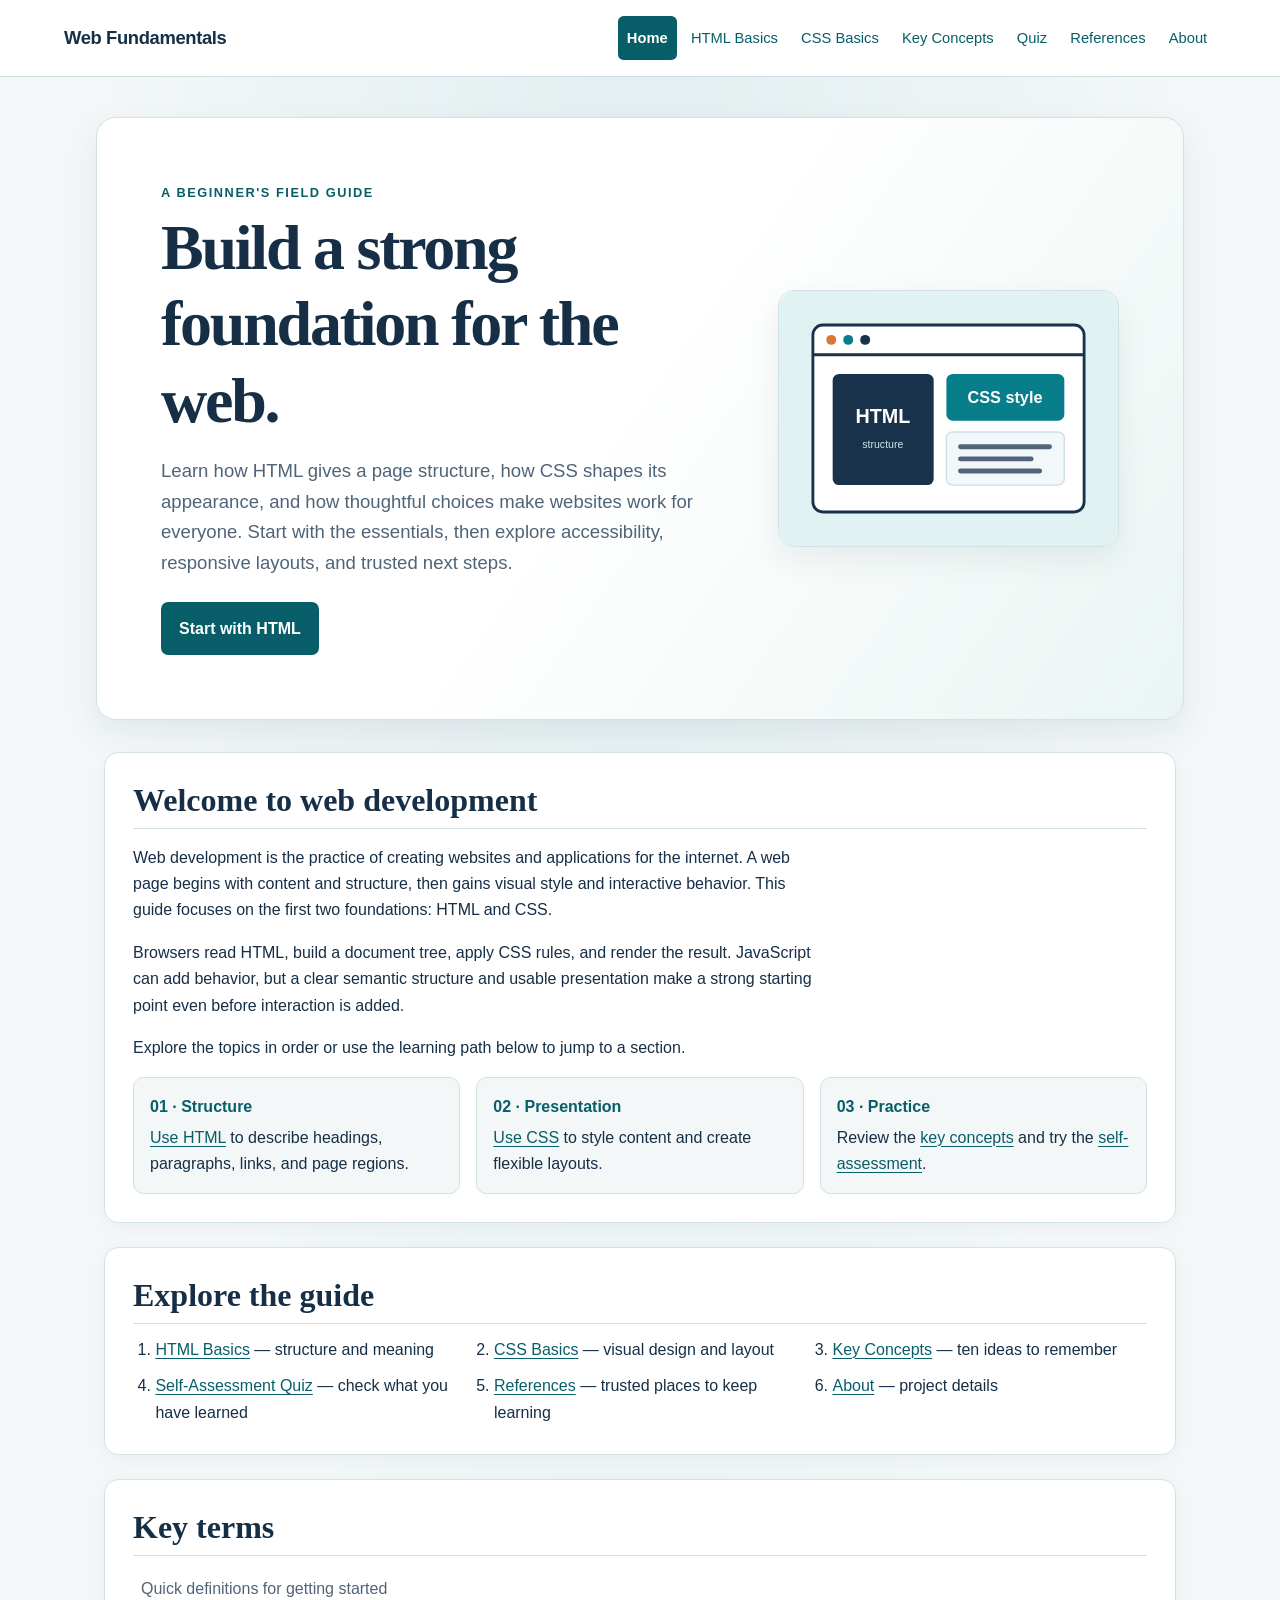
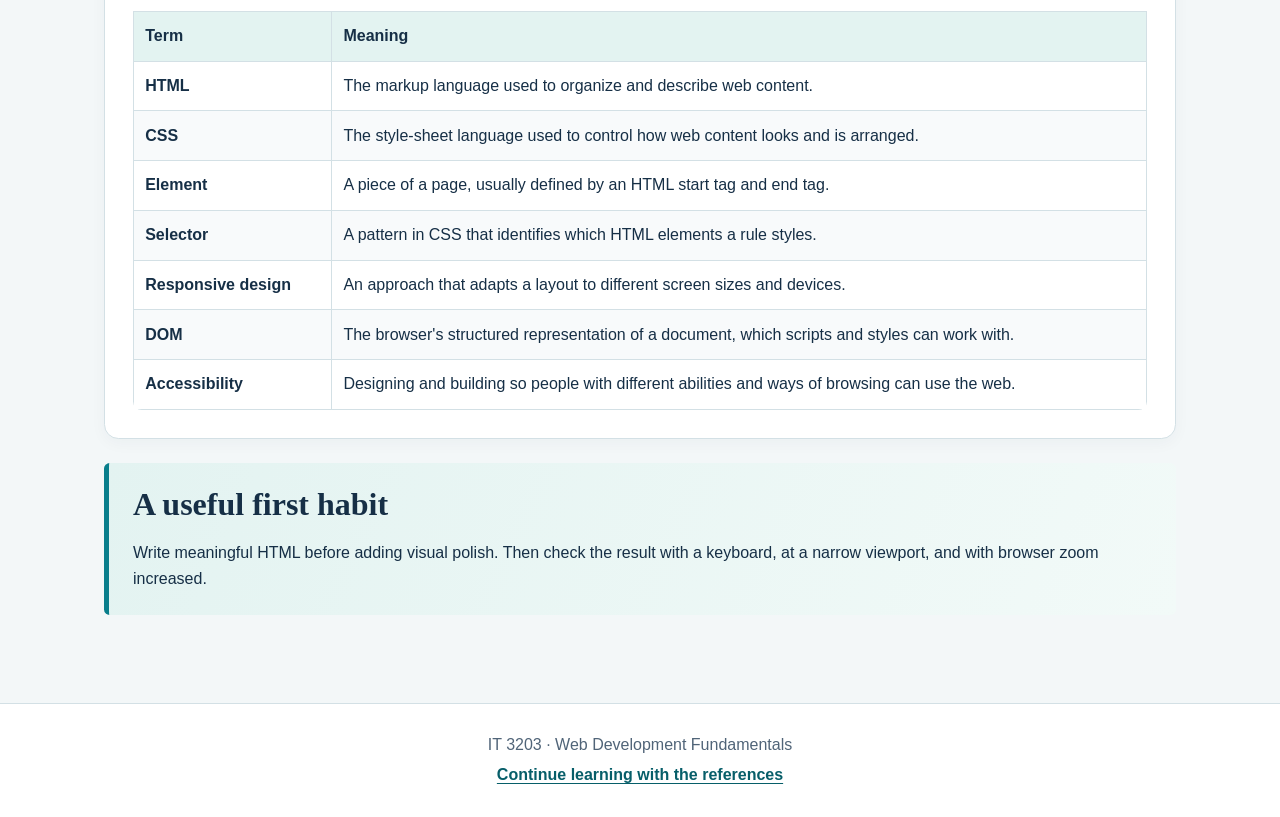
<file: index.html>
<!DOCTYPE html>
<html lang="en">
<head>
  <meta charset="utf-8">
  <meta name="viewport" content="width=device-width, initial-scale=1">
  <meta name="description" content="An approachable introduction to the core technologies and ideas behind the web.">
  <title>Web Development Fundamentals | Home</title>
  <link rel="stylesheet" href="styles.css">
</head>
<body>
  <a class="skip-link" href="#main-content">Skip to main content</a>
  <header class="site-header">
    <div class="header-inner">
      <a class="site-name" href="index.html">Web Fundamentals</a>
      <!-- This shared menu keeps the site navigation consistent on every page. -->
      <nav class="main-nav" aria-label="Main navigation">
        <ul>
          <li><a href="index.html" aria-current="page">Home</a></li>
          <li><a href="html-basics.html">HTML Basics</a></li>
          <li><a href="css-basics.html">CSS Basics</a></li>
          <li><a href="key-concepts.html">Key Concepts</a></li>
          <li><a href="quiz.html">Quiz</a></li>
          <li><a href="references.html">References</a></li>
          <li><a href="about.html">About</a></li>
        </ul>
      </nav>
    </div>
  </header>

  <main id="main-content">
    <section class="hero">
      <div class="hero-copy">
        <p class="eyebrow">A beginner's field guide</p>
        <h1>Build a strong foundation for the web.</h1>
        <p class="lead">Learn how HTML gives a page structure, how CSS shapes its appearance, and how thoughtful choices make websites work for everyone. Start with the essentials, then explore accessibility, responsive layouts, and trusted next steps.</p>
        <a class="button-link" href="html-basics.html">Start with HTML</a>
      </div>
      <img class="hero-image" src="web-blueprint.svg" alt="A browser window diagram labeled HTML, CSS, and content">
    </section>

    <section class="content-section" aria-labelledby="welcome-heading">
      <h2 id="welcome-heading">Welcome to web development</h2>
      <p>Web development is the practice of creating websites and applications for the internet. A web page begins with content and structure, then gains visual style and interactive behavior. This guide focuses on the first two foundations: HTML and CSS.</p>
      <p>Browsers read HTML, build a document tree, apply CSS rules, and render the result. JavaScript can add behavior, but a clear semantic structure and usable presentation make a strong starting point even before interaction is added.</p>
      <p>Explore the topics in order or use the learning path below to jump to a section.</p>
      <ol class="learning-path">
        <li><strong>01 · Structure</strong><p><a href="html-basics.html">Use HTML</a> to describe headings, paragraphs, links, and page regions.</p></li>
        <li><strong>02 · Presentation</strong><p><a href="css-basics.html">Use CSS</a> to style content and create flexible layouts.</p></li>
        <li><strong>03 · Practice</strong><p>Review the <a href="key-concepts.html">key concepts</a> and try the <a href="quiz.html">self-assessment</a>.</p></li>
      </ol>
    </section>

    <section class="content-section" aria-labelledby="contents-heading">
      <h2 id="contents-heading">Explore the guide</h2>
      <ol class="contents-list">
        <li><a href="html-basics.html">HTML Basics</a> — structure and meaning</li>
        <li><a href="css-basics.html">CSS Basics</a> — visual design and layout</li>
        <li><a href="key-concepts.html">Key Concepts</a> — ten ideas to remember</li>
        <li><a href="quiz.html">Self-Assessment Quiz</a> — check what you have learned</li>
        <li><a href="references.html">References</a> — trusted places to keep learning</li>
        <li><a href="about.html">About</a> — project details</li>
      </ol>
    </section>

    <section class="content-section" aria-labelledby="terms-heading">
      <h2 id="terms-heading">Key terms</h2>
      <div class="table-wrap">
        <table>
          <caption>Quick definitions for getting started</caption>
          <thead>
            <tr><th scope="col">Term</th><th scope="col">Meaning</th></tr>
          </thead>
          <tbody>
            <tr><th scope="row">HTML</th><td>The markup language used to organize and describe web content.</td></tr>
            <tr><th scope="row">CSS</th><td>The style-sheet language used to control how web content looks and is arranged.</td></tr>
            <tr><th scope="row">Element</th><td>A piece of a page, usually defined by an HTML start tag and end tag.</td></tr>
            <tr><th scope="row">Selector</th><td>A pattern in CSS that identifies which HTML elements a rule styles.</td></tr>
            <tr><th scope="row">Responsive design</th><td>An approach that adapts a layout to different screen sizes and devices.</td></tr>
            <tr><th scope="row">DOM</th><td>The browser's structured representation of a document, which scripts and styles can work with.</td></tr>
            <tr><th scope="row">Accessibility</th><td>Designing and building so people with different abilities and ways of browsing can use the web.</td></tr>
          </tbody>
        </table>
      </div>
    </section>

    <aside class="callout" aria-labelledby="start-heading">
      <h2 id="start-heading">A useful first habit</h2>
      <p>Write meaningful HTML before adding visual polish. Then check the result with a keyboard, at a narrow viewport, and with browser zoom increased.</p>
    </aside>
  </main>

  <footer class="site-footer">
    <p>IT 3203 · Web Development Fundamentals</p>
    <p><a href="references.html">Continue learning with the references</a></p>
  </footer>
</body>
</html>
</file>
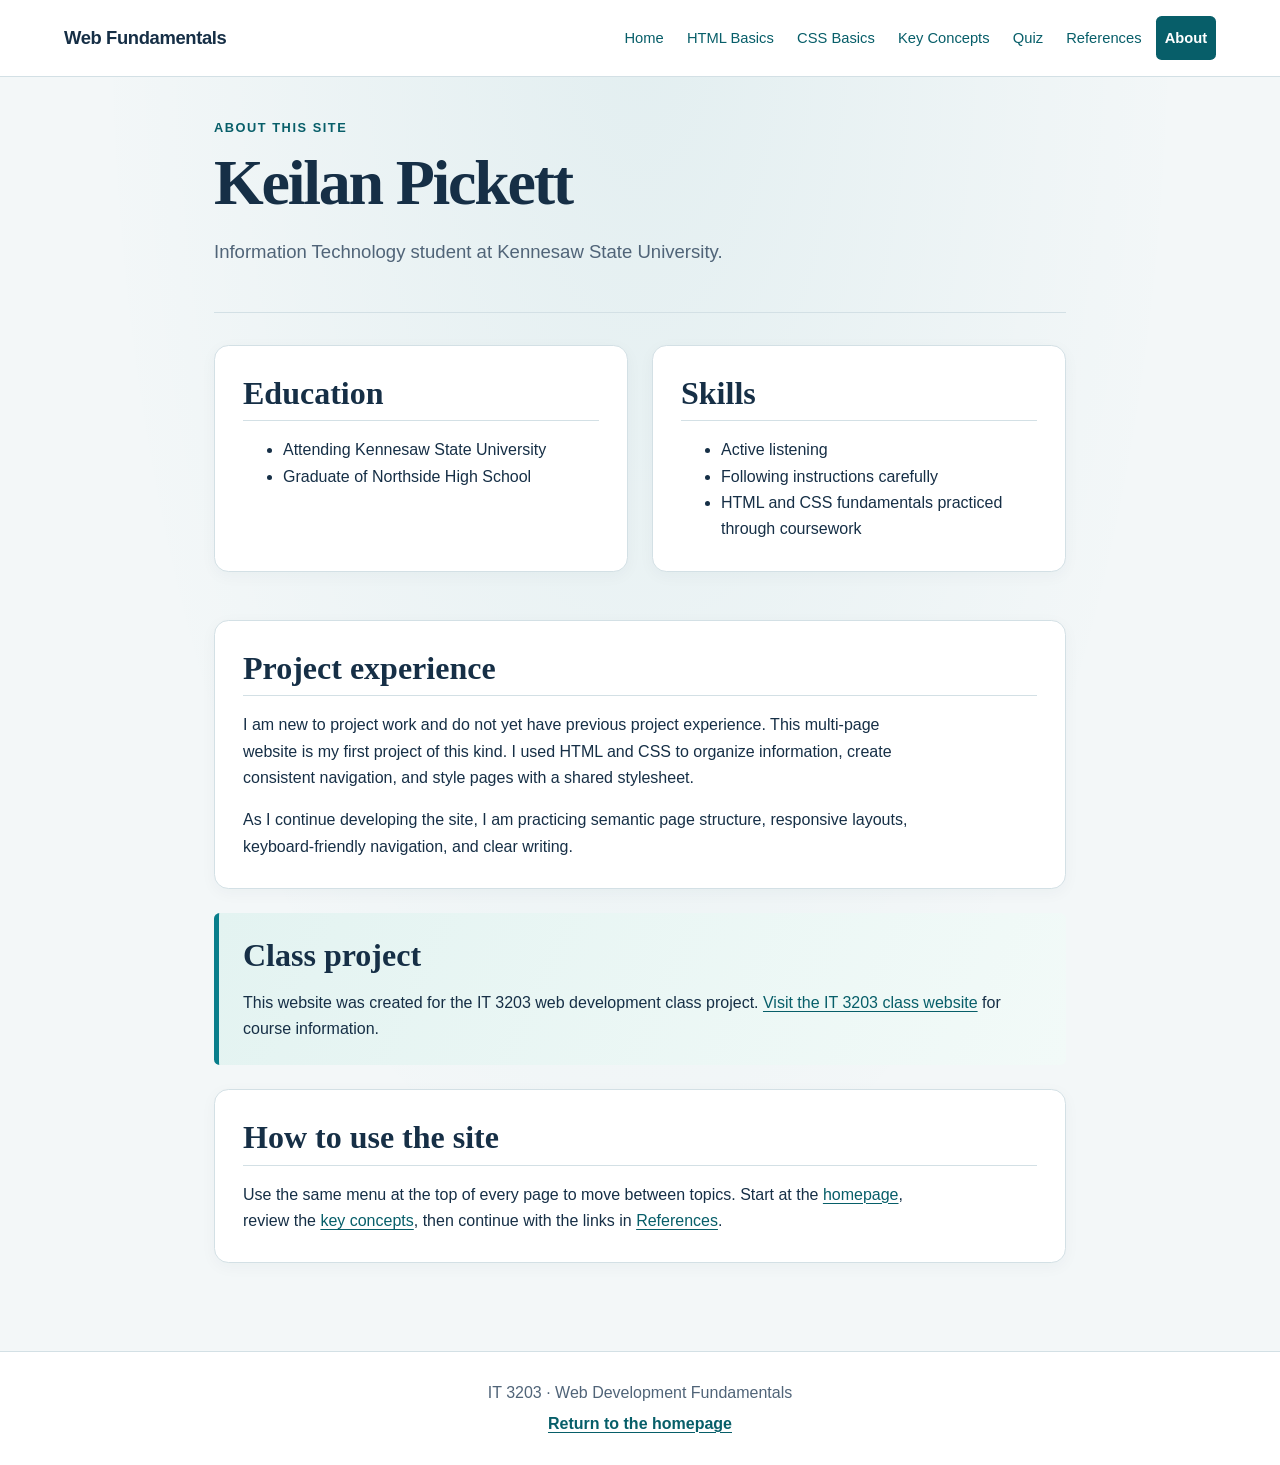
<file: about.html>
<!DOCTYPE html>
<html lang="en">
<head>
  <meta charset="utf-8">
  <meta name="viewport" content="width=device-width, initial-scale=1">
  <meta name="description" content="About this introductory web development class project.">
  <title>About | Web Development Fundamentals</title>
  <link rel="stylesheet" href="styles.css">
</head>
<body>
  <a class="skip-link" href="#main-content">Skip to main content</a>
  <header class="site-header">
    <div class="header-inner">
      <a class="site-name" href="index.html">Web Fundamentals</a>
      <!-- This shared menu keeps the site navigation consistent on every page. -->
      <nav class="main-nav" aria-label="Main navigation">
        <ul>
          <li><a href="index.html">Home</a></li>
          <li><a href="html-basics.html">HTML Basics</a></li>
          <li><a href="css-basics.html">CSS Basics</a></li>
          <li><a href="key-concepts.html">Key Concepts</a></li>
          <li><a href="quiz.html">Quiz</a></li>
          <li><a href="references.html">References</a></li>
          <li><a href="about.html" aria-current="page">About</a></li>
        </ul>
      </nav>
    </div>
  </header>
  <main id="main-content" class="page-layout">
    <header class="page-intro">
      <p class="eyebrow">About this site</p>
      <h1>Keilan Pickett</h1>
      <p class="lead">Information Technology student at Kennesaw State University.</p>
    </header>
    <div class="profile-grid">
      <section class="content-section">
        <h2>Education</h2>
        <ul>
          <li>Attending Kennesaw State University</li>
          <li>Graduate of Northside High School</li>
        </ul>
      </section>
      <section class="content-section">
        <h2>Skills</h2>
        <ul>
          <li>Active listening</li>
          <li>Following instructions carefully</li>
          <li>HTML and CSS fundamentals practiced through coursework</li>
        </ul>
      </section>
    </div>
    <section class="content-section">
      <h2>Project experience</h2>
      <p>I am new to project work and do not yet have previous project experience. This multi-page website is my first project of this kind. I used HTML and CSS to organize information, create consistent navigation, and style pages with a shared stylesheet.</p>
      <p>As I continue developing the site, I am practicing semantic page structure, responsive layouts, keyboard-friendly navigation, and clear writing.</p>
    </section>
    <!-- The course link stays in its own section so it is easy to find. -->
    <section class="callout">
      <h2>Class project</h2>
      <p>This website was created for the IT 3203 web development class project. <a href="https://ksuweb.github.io/IT3203/">Visit the IT 3203 class website</a> for course information.</p>
    </section>
    <section class="content-section">
      <h2>How to use the site</h2>
      <p>Use the same menu at the top of every page to move between topics. Start at the <a href="index.html">homepage</a>, review the <a href="key-concepts.html">key concepts</a>, then continue with the links in <a href="references.html">References</a>.</p>
    </section>
  </main>
  <footer class="site-footer"><p>IT 3203 · Web Development Fundamentals</p><p><a href="index.html">Return to the homepage</a></p></footer>
</body>
</html>
</file>
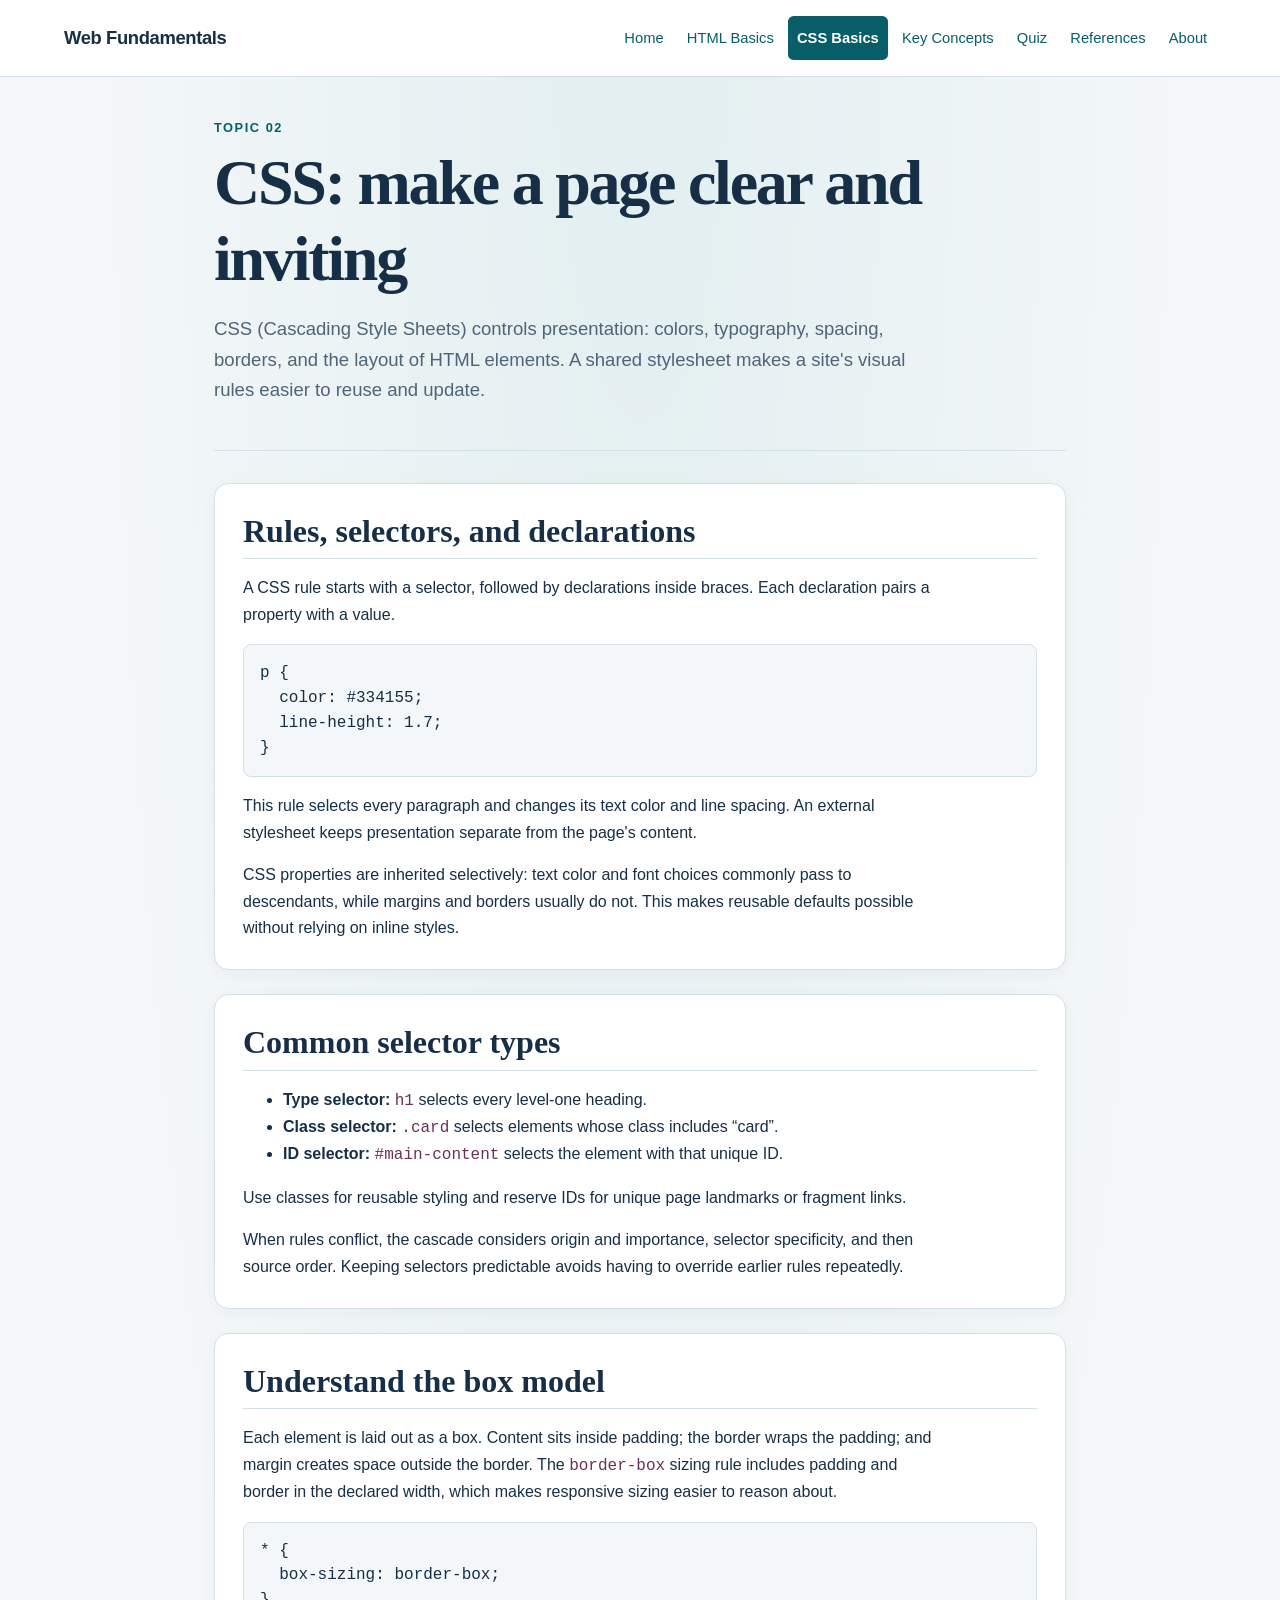
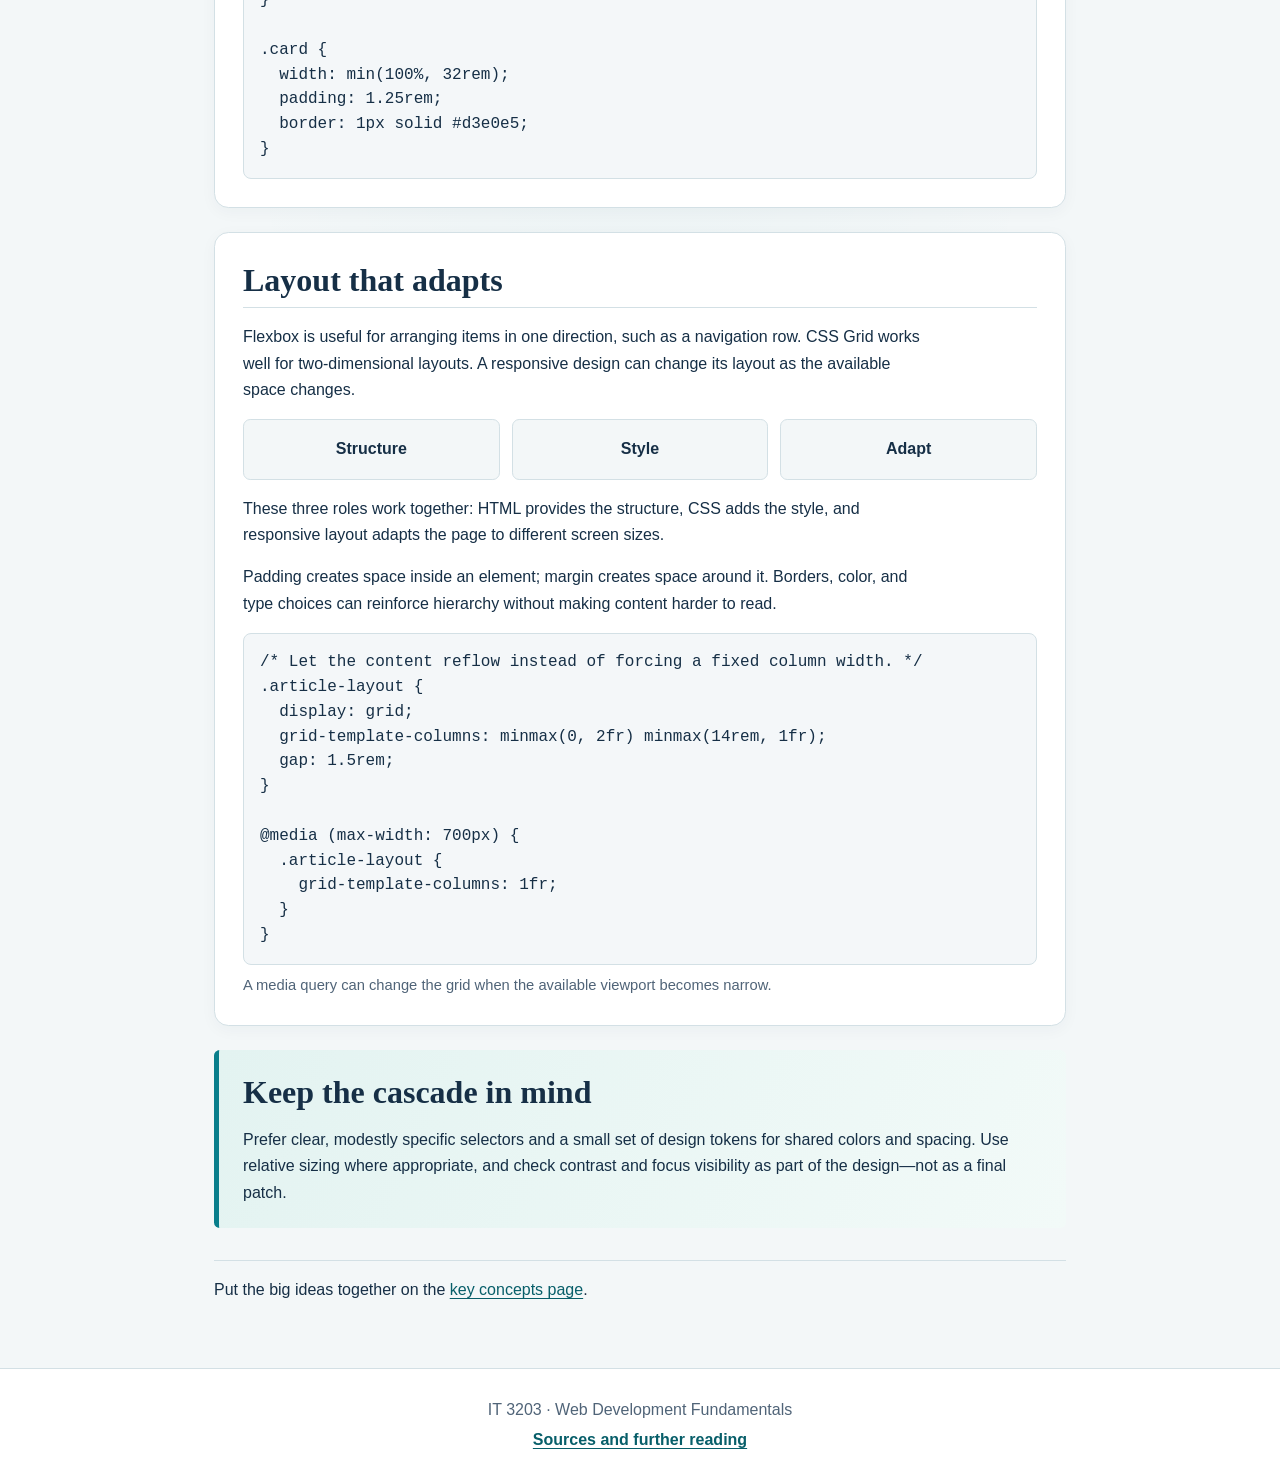
<file: css-basics.html>
<!DOCTYPE html>
<html lang="en">
<head>
  <meta charset="utf-8">
  <meta name="viewport" content="width=device-width, initial-scale=1">
  <meta name="description" content="Explore CSS selectors, declarations, spacing, and responsive page layouts.">
  <title>CSS Basics | Web Development Fundamentals</title>
  <link rel="stylesheet" href="styles.css">
</head>
<body>
  <a class="skip-link" href="#main-content">Skip to main content</a>
  <header class="site-header">
    <div class="header-inner">
      <a class="site-name" href="index.html">Web Fundamentals</a>
      <!-- This shared menu keeps the site navigation consistent on every page. -->
      <nav class="main-nav" aria-label="Main navigation">
        <ul>
          <li><a href="index.html">Home</a></li>
          <li><a href="html-basics.html">HTML Basics</a></li>
          <li><a href="css-basics.html" aria-current="page">CSS Basics</a></li>
          <li><a href="key-concepts.html">Key Concepts</a></li>
          <li><a href="quiz.html">Quiz</a></li>
          <li><a href="references.html">References</a></li>
          <li><a href="about.html">About</a></li>
        </ul>
      </nav>
    </div>
  </header>
  <main id="main-content" class="page-layout">
    <header class="page-intro">
      <p class="eyebrow">Topic 02</p>
      <h1>CSS: make a page clear and inviting</h1>
      <p class="lead">CSS (Cascading Style Sheets) controls presentation: colors, typography, spacing, borders, and the layout of HTML elements. A shared stylesheet makes a site's visual rules easier to reuse and update.</p>
    </header>
    <section class="content-section">
      <h2>Rules, selectors, and declarations</h2>
      <p>A CSS rule starts with a selector, followed by declarations inside braces. Each declaration pairs a property with a value.</p>
      <pre><code>p {
  color: #334155;
  line-height: 1.7;
}</code></pre>
      <p>This rule selects every paragraph and changes its text color and line spacing. An external stylesheet keeps presentation separate from the page's content.</p>
      <p>CSS properties are inherited selectively: text color and font choices commonly pass to descendants, while margins and borders usually do not. This makes reusable defaults possible without relying on inline styles.</p>
    </section>
    <section class="content-section">
      <h2>Common selector types</h2>
      <ul>
        <li><strong>Type selector:</strong> <code>h1</code> selects every level-one heading.</li>
        <li><strong>Class selector:</strong> <code>.card</code> selects elements whose class includes “card”.</li>
        <li><strong>ID selector:</strong> <code>#main-content</code> selects the element with that unique ID.</li>
      </ul>
      <p>Use classes for reusable styling and reserve IDs for unique page landmarks or fragment links.</p>
      <p>When rules conflict, the cascade considers origin and importance, selector specificity, and then source order. Keeping selectors predictable avoids having to override earlier rules repeatedly.</p>
    </section>
    <section class="content-section">
      <h2>Understand the box model</h2>
      <p>Each element is laid out as a box. Content sits inside padding; the border wraps the padding; and margin creates space outside the border. The <code>border-box</code> sizing rule includes padding and border in the declared width, which makes responsive sizing easier to reason about.</p>
      <pre><code>* {
  box-sizing: border-box;
}

.card {
  width: min(100%, 32rem);
  padding: 1.25rem;
  border: 1px solid #d3e0e5;
}</code></pre>
    </section>
    <section class="content-section">
      <h2>Layout that adapts</h2>
      <p>Flexbox is useful for arranging items in one direction, such as a navigation row. CSS Grid works well for two-dimensional layouts. A responsive design can change its layout as the available space changes.</p>
      <div class="layout-example">
        <div>Structure</div><div>Style</div><div>Adapt</div>
      </div>
      <p class="layout-caption">These three roles work together: HTML provides the structure, CSS adds the style, and responsive layout adapts the page to different screen sizes.</p>
      <p>Padding creates space inside an element; margin creates space around it. Borders, color, and type choices can reinforce hierarchy without making content harder to read.</p>
      <pre><code>/* Let the content reflow instead of forcing a fixed column width. */
.article-layout {
  display: grid;
  grid-template-columns: minmax(0, 2fr) minmax(14rem, 1fr);
  gap: 1.5rem;
}

@media (max-width: 700px) {
  .article-layout {
    grid-template-columns: 1fr;
  }
}</code></pre>
      <p class="code-caption">A media query can change the grid when the available viewport becomes narrow.</p>
    </section>
    <aside class="callout">
      <h2>Keep the cascade in mind</h2>
      <p>Prefer clear, modestly specific selectors and a small set of design tokens for shared colors and spacing. Use relative sizing where appropriate, and check contrast and focus visibility as part of the design—not as a final patch.</p>
    </aside>
    <p class="next-step">Put the big ideas together on the <a href="key-concepts.html">key concepts page</a>.</p>
  </main>
  <footer class="site-footer"><p>IT 3203 · Web Development Fundamentals</p><p><a href="references.html">Sources and further reading</a></p></footer>
</body>
</html>
</file>
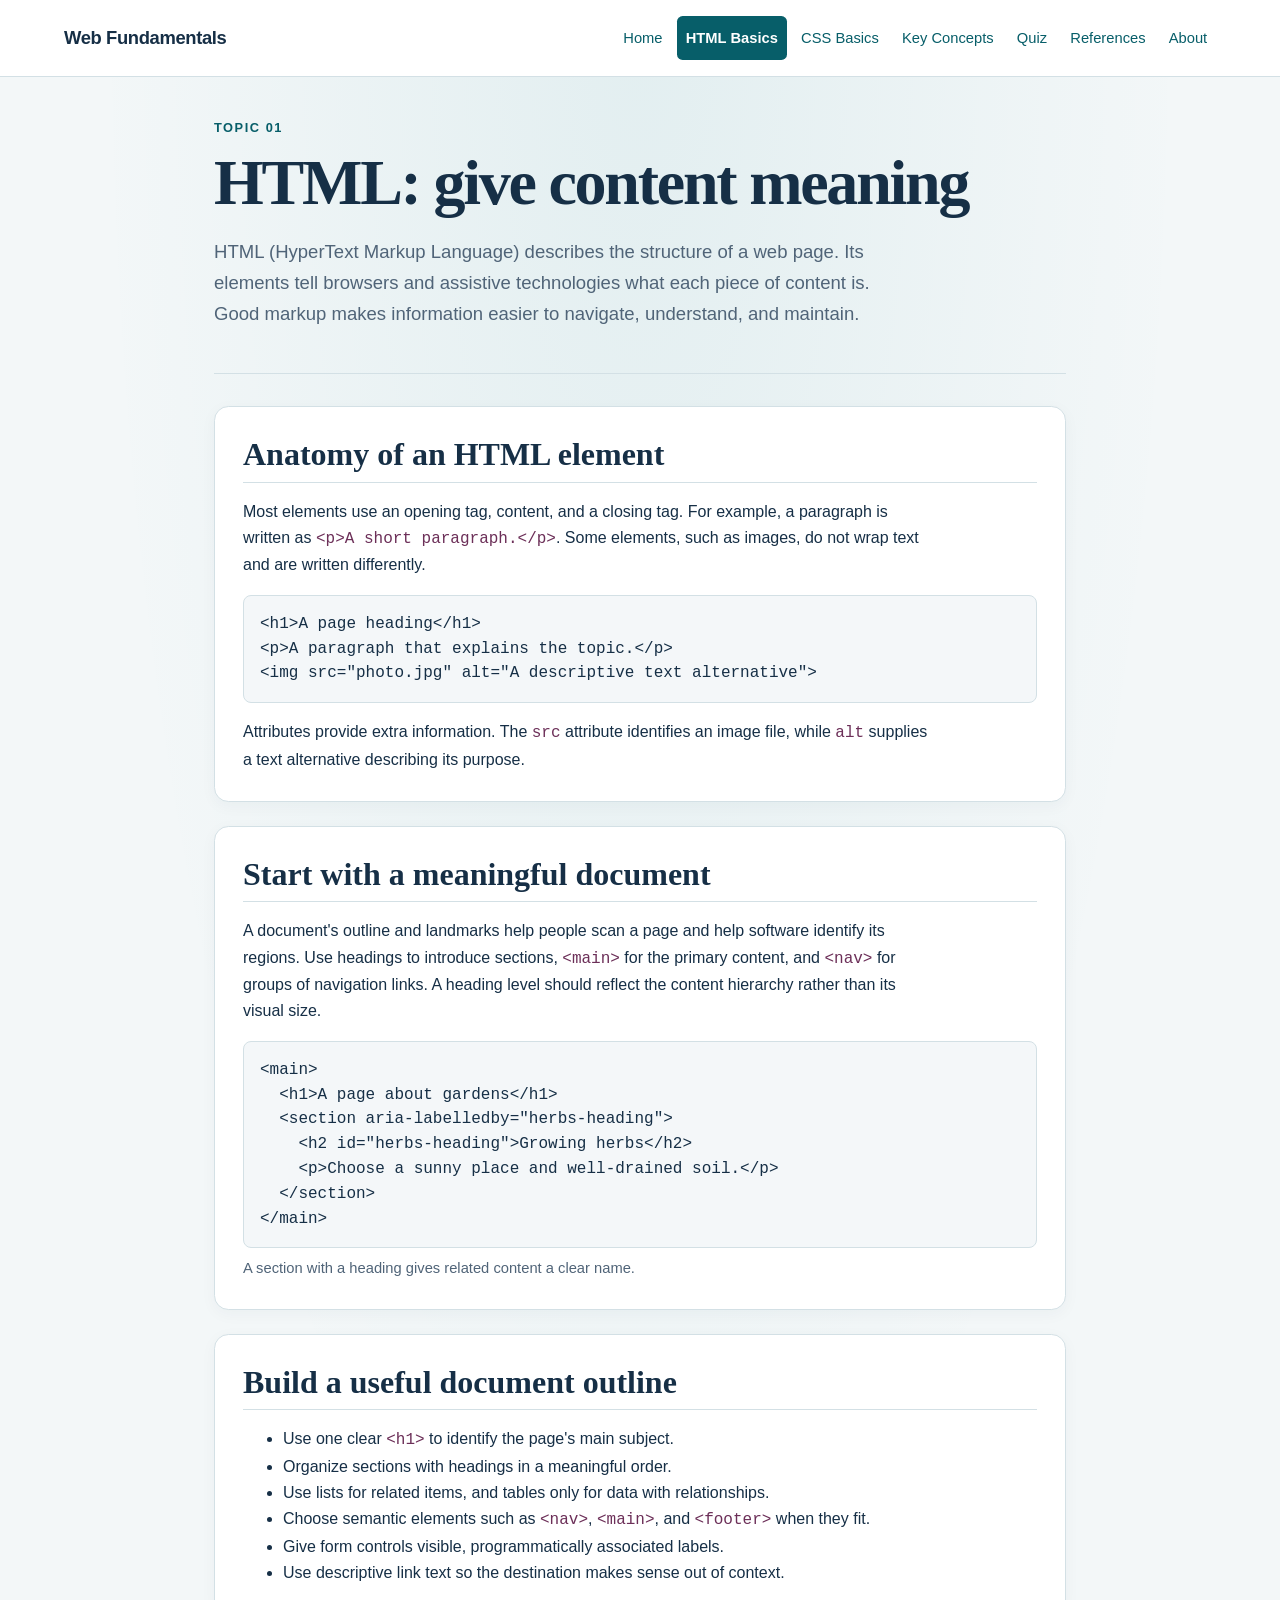
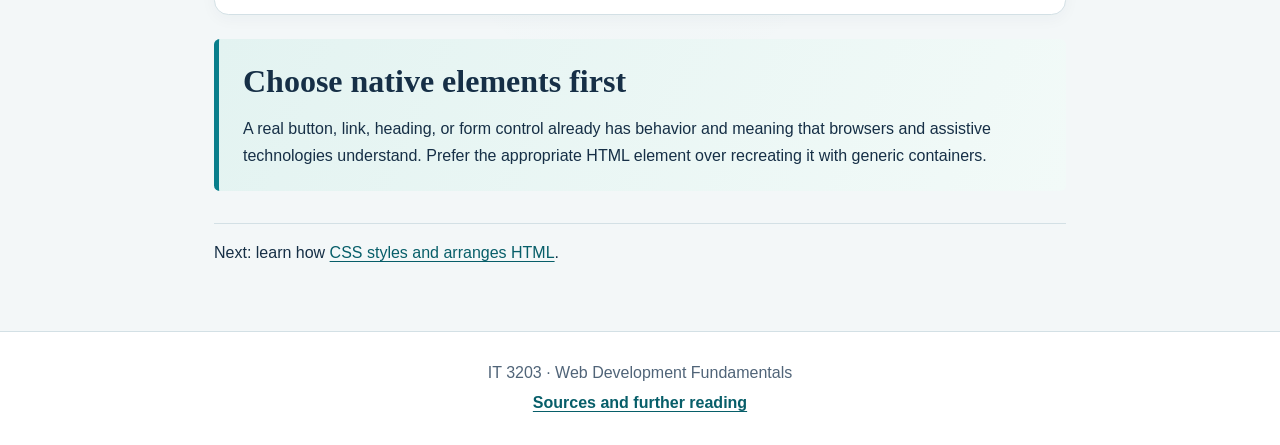
<file: html-basics.html>
<!DOCTYPE html>
<html lang="en">
<head>
  <meta charset="utf-8">
  <meta name="viewport" content="width=device-width, initial-scale=1">
  <meta name="description" content="Learn how HTML elements create the structure and meaning of a web page.">
  <title>HTML Basics | Web Development Fundamentals</title>
  <link rel="stylesheet" href="styles.css">
</head>
<body>
  <a class="skip-link" href="#main-content">Skip to main content</a>
  <header class="site-header">
    <div class="header-inner">
      <a class="site-name" href="index.html">Web Fundamentals</a>
      <!-- This shared menu keeps the site navigation consistent on every page. -->
      <nav class="main-nav" aria-label="Main navigation">
        <ul>
          <li><a href="index.html">Home</a></li>
          <li><a href="html-basics.html" aria-current="page">HTML Basics</a></li>
          <li><a href="css-basics.html">CSS Basics</a></li>
          <li><a href="key-concepts.html">Key Concepts</a></li>
          <li><a href="quiz.html">Quiz</a></li>
          <li><a href="references.html">References</a></li>
          <li><a href="about.html">About</a></li>
        </ul>
      </nav>
    </div>
  </header>
  <main id="main-content" class="page-layout">
    <header class="page-intro">
      <p class="eyebrow">Topic 01</p>
      <h1>HTML: give content meaning</h1>
      <p class="lead">HTML (HyperText Markup Language) describes the structure of a web page. Its elements tell browsers and assistive technologies what each piece of content is. Good markup makes information easier to navigate, understand, and maintain.</p>
    </header>
    <section class="content-section">
      <h2>Anatomy of an HTML element</h2>
      <p>Most elements use an opening tag, content, and a closing tag. For example, a paragraph is written as <code>&lt;p&gt;A short paragraph.&lt;/p&gt;</code>. Some elements, such as images, do not wrap text and are written differently.</p>
      <!-- This small example shows how tags, attributes, and readable text fit together. -->
      <pre><code>&lt;h1&gt;A page heading&lt;/h1&gt;
&lt;p&gt;A paragraph that explains the topic.&lt;/p&gt;
&lt;img src="photo.jpg" alt="A descriptive text alternative"&gt;</code></pre>
      <p>Attributes provide extra information. The <code>src</code> attribute identifies an image file, while <code>alt</code> supplies a text alternative describing its purpose.</p>
    </section>
    <section class="content-section">
      <h2>Start with a meaningful document</h2>
      <p>A document's outline and landmarks help people scan a page and help software identify its regions. Use headings to introduce sections, <code>&lt;main&gt;</code> for the primary content, and <code>&lt;nav&gt;</code> for groups of navigation links. A heading level should reflect the content hierarchy rather than its visual size.</p>
      <pre><code>&lt;main&gt;
  &lt;h1&gt;A page about gardens&lt;/h1&gt;
  &lt;section aria-labelledby="herbs-heading"&gt;
    &lt;h2 id="herbs-heading"&gt;Growing herbs&lt;/h2&gt;
    &lt;p&gt;Choose a sunny place and well-drained soil.&lt;/p&gt;
  &lt;/section&gt;
&lt;/main&gt;</code></pre>
      <p class="code-caption">A section with a heading gives related content a clear name.</p>
    </section>
    <section class="content-section">
      <h2>Build a useful document outline</h2>
      <ul>
        <li>Use one clear <code>&lt;h1&gt;</code> to identify the page's main subject.</li>
        <li>Organize sections with headings in a meaningful order.</li>
        <li>Use lists for related items, and tables only for data with relationships.</li>
        <li>Choose semantic elements such as <code>&lt;nav&gt;</code>, <code>&lt;main&gt;</code>, and <code>&lt;footer&gt;</code> when they fit.</li>
        <li>Give form controls visible, programmatically associated labels.</li>
        <li>Use descriptive link text so the destination makes sense out of context.</li>
      </ul>
    </section>
    <aside class="callout">
      <h2>Choose native elements first</h2>
      <p>A real button, link, heading, or form control already has behavior and meaning that browsers and assistive technologies understand. Prefer the appropriate HTML element over recreating it with generic containers.</p>
    </aside>
    <p class="next-step">Next: learn how <a href="css-basics.html">CSS styles and arranges HTML</a>.</p>
  </main>
  <footer class="site-footer"><p>IT 3203 · Web Development Fundamentals</p><p><a href="references.html">Sources and further reading</a></p></footer>
</body>
</html>
</file>
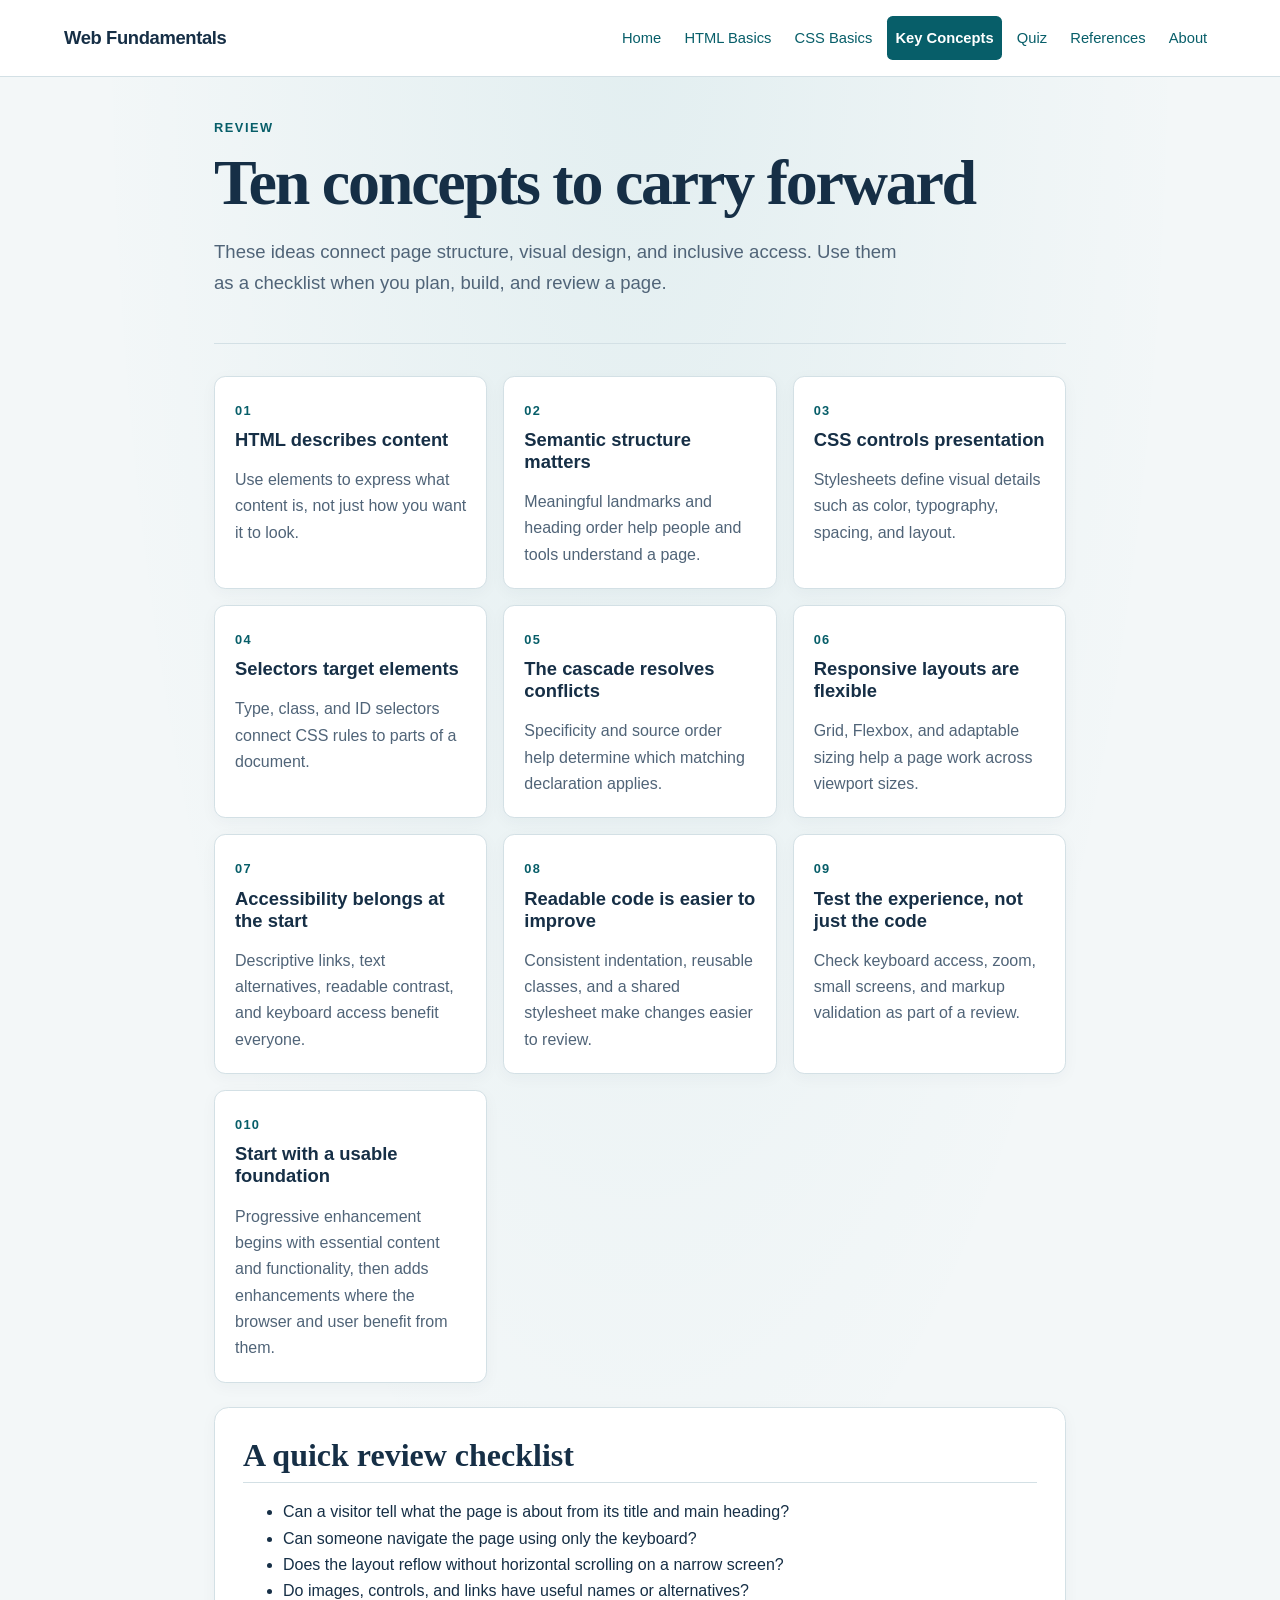
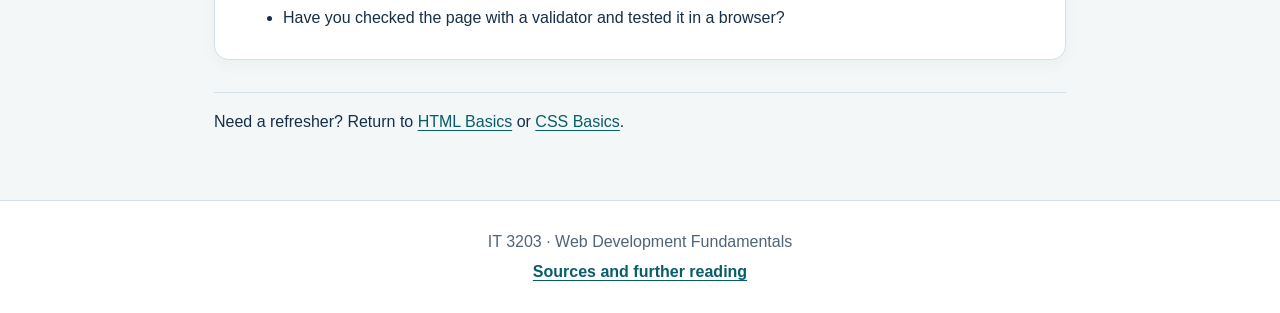
<file: key-concepts.html>
<!DOCTYPE html>
<html lang="en">
<head>
  <meta charset="utf-8">
  <meta name="viewport" content="width=device-width, initial-scale=1">
  <meta name="description" content="Review ten foundational concepts for building well-structured web pages.">
  <title>Key Concepts | Web Development Fundamentals</title>
  <link rel="stylesheet" href="styles.css">
</head>
<body>
  <a class="skip-link" href="#main-content">Skip to main content</a>
  <header class="site-header">
    <div class="header-inner">
      <a class="site-name" href="index.html">Web Fundamentals</a>
      <!-- This shared menu keeps the site navigation consistent on every page. -->
      <nav class="main-nav" aria-label="Main navigation">
        <ul>
          <li><a href="index.html">Home</a></li>
          <li><a href="html-basics.html">HTML Basics</a></li>
          <li><a href="css-basics.html">CSS Basics</a></li>
          <li><a href="key-concepts.html" aria-current="page">Key Concepts</a></li>
          <li><a href="quiz.html">Quiz</a></li>
          <li><a href="references.html">References</a></li>
          <li><a href="about.html">About</a></li>
        </ul>
      </nav>
    </div>
  </header>
  <main id="main-content" class="page-layout">
    <header class="page-intro">
      <p class="eyebrow">Review</p>
      <h1>Ten concepts to carry forward</h1>
      <p class="lead">These ideas connect page structure, visual design, and inclusive access. Use them as a checklist when you plan, build, and review a page.</p>
    </header>
    <ol class="concept-list">
      <li><h2>HTML describes content</h2><p>Use elements to express what content is, not just how you want it to look.</p></li>
      <li><h2>Semantic structure matters</h2><p>Meaningful landmarks and heading order help people and tools understand a page.</p></li>
      <li><h2>CSS controls presentation</h2><p>Stylesheets define visual details such as color, typography, spacing, and layout.</p></li>
      <li><h2>Selectors target elements</h2><p>Type, class, and ID selectors connect CSS rules to parts of a document.</p></li>
      <li><h2>The cascade resolves conflicts</h2><p>Specificity and source order help determine which matching declaration applies.</p></li>
      <li><h2>Responsive layouts are flexible</h2><p>Grid, Flexbox, and adaptable sizing help a page work across viewport sizes.</p></li>
      <li><h2>Accessibility belongs at the start</h2><p>Descriptive links, text alternatives, readable contrast, and keyboard access benefit everyone.</p></li>
      <li><h2>Readable code is easier to improve</h2><p>Consistent indentation, reusable classes, and a shared stylesheet make changes easier to review.</p></li>
      <li><h2>Test the experience, not just the code</h2><p>Check keyboard access, zoom, small screens, and markup validation as part of a review.</p></li>
      <li><h2>Start with a usable foundation</h2><p>Progressive enhancement begins with essential content and functionality, then adds enhancements where the browser and user benefit from them.</p></li>
    </ol>
    <section class="content-section">
      <h2>A quick review checklist</h2>
      <ul>
        <li>Can a visitor tell what the page is about from its title and main heading?</li>
        <li>Can someone navigate the page using only the keyboard?</li>
        <li>Does the layout reflow without horizontal scrolling on a narrow screen?</li>
        <li>Do images, controls, and links have useful names or alternatives?</li>
        <li>Have you checked the page with a validator and tested it in a browser?</li>
      </ul>
    </section>
    <p class="next-step">Need a refresher? Return to <a href="html-basics.html">HTML Basics</a> or <a href="css-basics.html">CSS Basics</a>.</p>
  </main>
  <footer class="site-footer"><p>IT 3203 · Web Development Fundamentals</p><p><a href="references.html">Sources and further reading</a></p></footer>
</body>
</html>
</file>
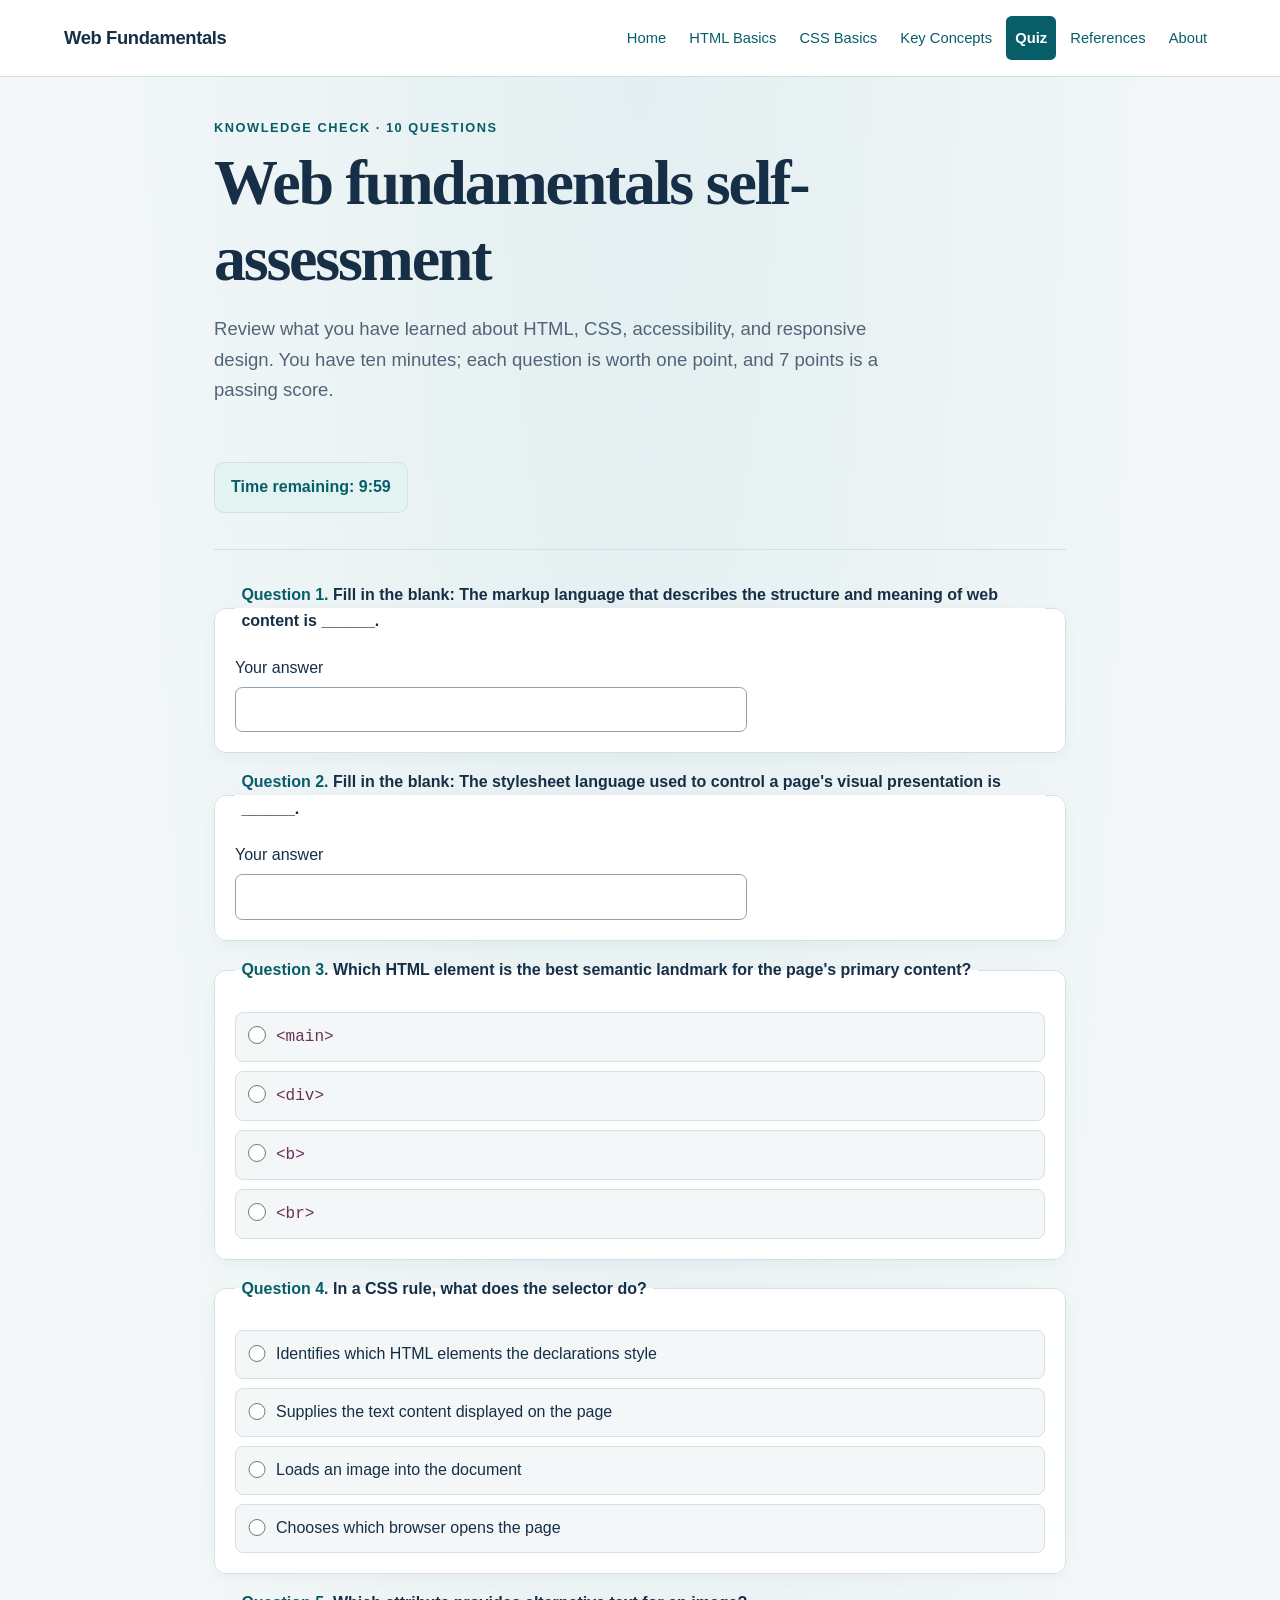
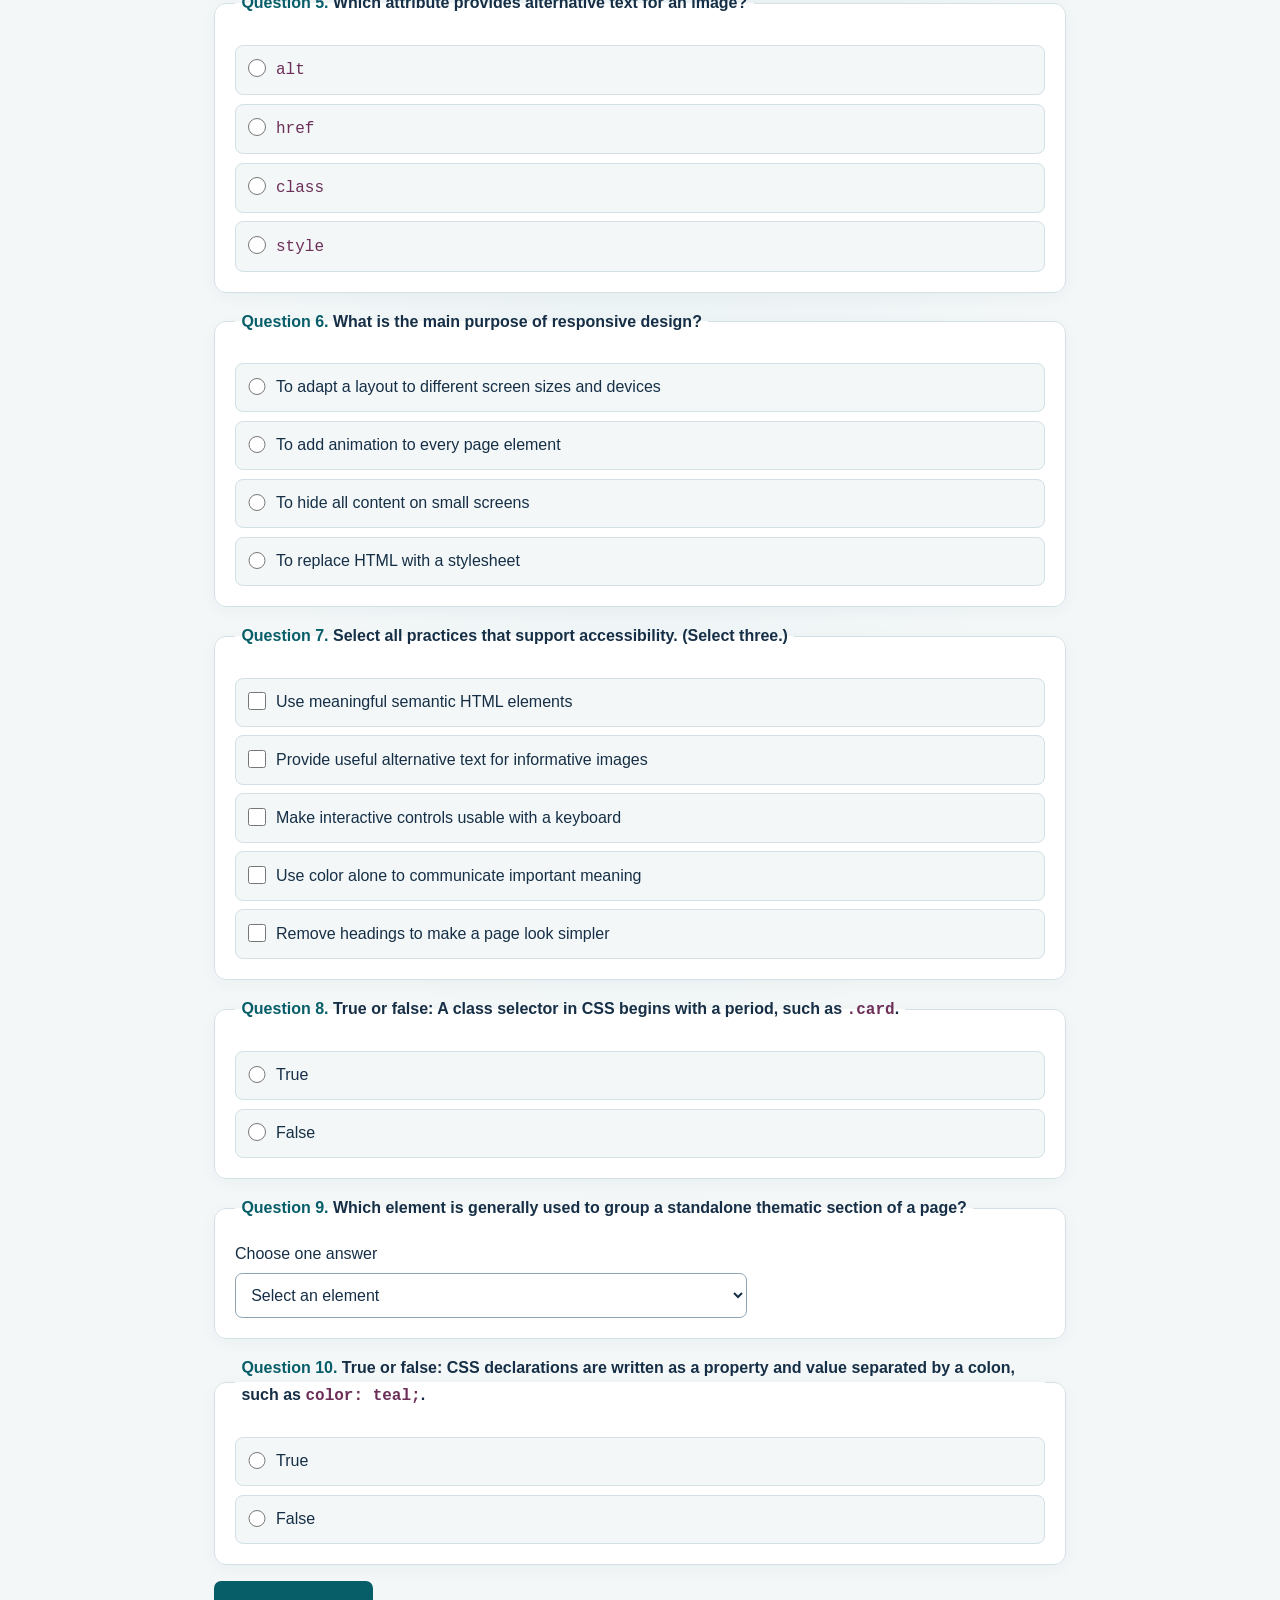
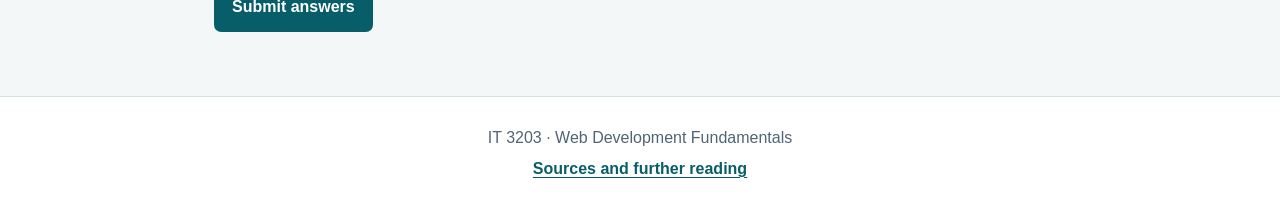
<file: quiz.html>
<!DOCTYPE html>
<html lang="en">
<head>
  <meta charset="utf-8">
  <meta name="viewport" content="width=device-width, initial-scale=1">
  <meta name="description" content="Test your understanding of HTML, CSS, accessibility, and responsive web design.">
  <title>Self-Assessment Quiz | Web Development Fundamentals</title>
  <link rel="stylesheet" href="styles.css">
  <script src="quiz.js" defer></script>
</head>
<body>
  <a class="skip-link" href="#main-content">Skip to main content</a>
  <header class="site-header">
    <div class="header-inner">
      <a class="site-name" href="index.html">Web Fundamentals</a>
      <!-- This shared menu keeps the site navigation consistent on every page. -->
      <nav class="main-nav" aria-label="Main navigation">
        <ul>
          <li><a href="index.html">Home</a></li>
          <li><a href="html-basics.html">HTML Basics</a></li>
          <li><a href="css-basics.html">CSS Basics</a></li>
          <li><a href="key-concepts.html">Key Concepts</a></li>
          <li><a href="quiz.html" aria-current="page">Quiz</a></li>
          <li><a href="references.html">References</a></li>
          <li><a href="about.html">About</a></li>
        </ul>
      </nav>
    </div>
  </header>

  <main id="main-content" class="page-layout">
    <header class="page-intro quiz-intro">
      <div>
        <p class="eyebrow">Knowledge check · 10 questions</p>
        <h1>Web fundamentals self-assessment</h1>
        <p class="lead">Review what you have learned about HTML, CSS, accessibility, and responsive design. You have ten minutes; each question is worth one point, and 7 points is a passing score.</p>
      </div>
      <p class="quiz-timer" aria-label="Time remaining">
        Time remaining: <span id="quiz-timer" role="timer" aria-live="off">10:00</span>
      </p>
    </header>

    <section id="quiz-result" class="quiz-result" aria-live="polite" tabindex="-1" hidden>
      <h2 id="result-heading"></h2>
      <p id="result-summary" class="quiz-score"></p>
      <p id="result-time"></p>
      <p id="result-timeout"></p>
      <h3>Question-by-question review</h3>
      <ol id="quiz-review" class="quiz-review"></ol>
      <button class="quiz-button quiz-button--secondary" id="retake-quiz" type="button">Retake quiz</button>
    </section>

    <form id="quiz-form" class="quiz-form">
      <fieldset class="quiz-question">
        <legend><span class="question-number">Question 1.</span> Fill in the blank: The markup language that describes the structure and meaning of web content is ______.</legend>
        <label for="q1">Your answer</label>
        <input id="q1" name="q1" type="text" autocomplete="off">
      </fieldset>

      <fieldset class="quiz-question">
        <legend><span class="question-number">Question 2.</span> Fill in the blank: The stylesheet language used to control a page's visual presentation is ______.</legend>
        <label for="q2">Your answer</label>
        <input id="q2" name="q2" type="text" autocomplete="off">
      </fieldset>

      <fieldset class="quiz-question">
        <legend><span class="question-number">Question 3.</span> Which HTML element is the best semantic landmark for the page's primary content?</legend>
        <div class="quiz-options">
          <label><input type="radio" name="q3" value="main"> <span><code>&lt;main&gt;</code></span></label>
          <label><input type="radio" name="q3" value="div"> <span><code>&lt;div&gt;</code></span></label>
          <label><input type="radio" name="q3" value="b"> <span><code>&lt;b&gt;</code></span></label>
          <label><input type="radio" name="q3" value="br"> <span><code>&lt;br&gt;</code></span></label>
        </div>
      </fieldset>

      <fieldset class="quiz-question">
        <legend><span class="question-number">Question 4.</span> In a CSS rule, what does the selector do?</legend>
        <div class="quiz-options">
          <label><input type="radio" name="q4" value="target"> <span>Identifies which HTML elements the declarations style</span></label>
          <label><input type="radio" name="q4" value="content"> <span>Supplies the text content displayed on the page</span></label>
          <label><input type="radio" name="q4" value="metadata"> <span>Loads an image into the document</span></label>
          <label><input type="radio" name="q4" value="browser"> <span>Chooses which browser opens the page</span></label>
        </div>
      </fieldset>

      <fieldset class="quiz-question">
        <legend><span class="question-number">Question 5.</span> Which attribute provides alternative text for an image?</legend>
        <div class="quiz-options">
          <label><input type="radio" name="q5" value="alt"> <span><code>alt</code></span></label>
          <label><input type="radio" name="q5" value="href"> <span><code>href</code></span></label>
          <label><input type="radio" name="q5" value="class"> <span><code>class</code></span></label>
          <label><input type="radio" name="q5" value="style"> <span><code>style</code></span></label>
        </div>
      </fieldset>

      <fieldset class="quiz-question">
        <legend><span class="question-number">Question 6.</span> What is the main purpose of responsive design?</legend>
        <div class="quiz-options">
          <label><input type="radio" name="q6" value="adapt"> <span>To adapt a layout to different screen sizes and devices</span></label>
          <label><input type="radio" name="q6" value="animate"> <span>To add animation to every page element</span></label>
          <label><input type="radio" name="q6" value="hide"> <span>To hide all content on small screens</span></label>
          <label><input type="radio" name="q6" value="print"> <span>To replace HTML with a stylesheet</span></label>
        </div>
      </fieldset>

      <fieldset class="quiz-question">
        <legend><span class="question-number">Question 7.</span> Select all practices that support accessibility. (Select three.)</legend>
        <div class="quiz-options">
          <label><input type="checkbox" name="q7" value="semantic"> <span>Use meaningful semantic HTML elements</span></label>
          <label><input type="checkbox" name="q7" value="alt"> <span>Provide useful alternative text for informative images</span></label>
          <label><input type="checkbox" name="q7" value="keyboard"> <span>Make interactive controls usable with a keyboard</span></label>
          <label><input type="checkbox" name="q7" value="color"> <span>Use color alone to communicate important meaning</span></label>
          <label><input type="checkbox" name="q7" value="remove"> <span>Remove headings to make a page look simpler</span></label>
        </div>
      </fieldset>

      <fieldset class="quiz-question">
        <legend><span class="question-number">Question 8.</span> True or false: A class selector in CSS begins with a period, such as <code>.card</code>.</legend>
        <div class="quiz-options">
          <label><input type="radio" name="q8" value="true"> <span>True</span></label>
          <label><input type="radio" name="q8" value="false"> <span>False</span></label>
        </div>
      </fieldset>

      <fieldset class="quiz-question">
        <legend><span class="question-number">Question 9.</span> Which element is generally used to group a standalone thematic section of a page?</legend>
        <label for="q9">Choose one answer</label>
        <select id="q9" name="q9">
          <option value="">Select an element</option>
          <option value="section">&lt;section&gt;</option>
          <option value="span">&lt;span&gt;</option>
          <option value="img">&lt;img&gt;</option>
          <option value="input">&lt;input&gt;</option>
        </select>
      </fieldset>

      <fieldset class="quiz-question">
        <legend><span class="question-number">Question 10.</span> True or false: CSS declarations are written as a property and value separated by a colon, such as <code>color: teal;</code>.</legend>
        <div class="quiz-options">
          <label><input type="radio" name="q10" value="true"> <span>True</span></label>
          <label><input type="radio" name="q10" value="false"> <span>False</span></label>
        </div>
      </fieldset>

      <div class="quiz-actions">
        <button class="quiz-button" type="submit">Submit answers</button>
      </div>
    </form>
  </main>

  <footer class="site-footer">
    <p>IT 3203 · Web Development Fundamentals</p>
    <p><a href="references.html">Sources and further reading</a></p>
  </footer>
</body>
</html>
</file>
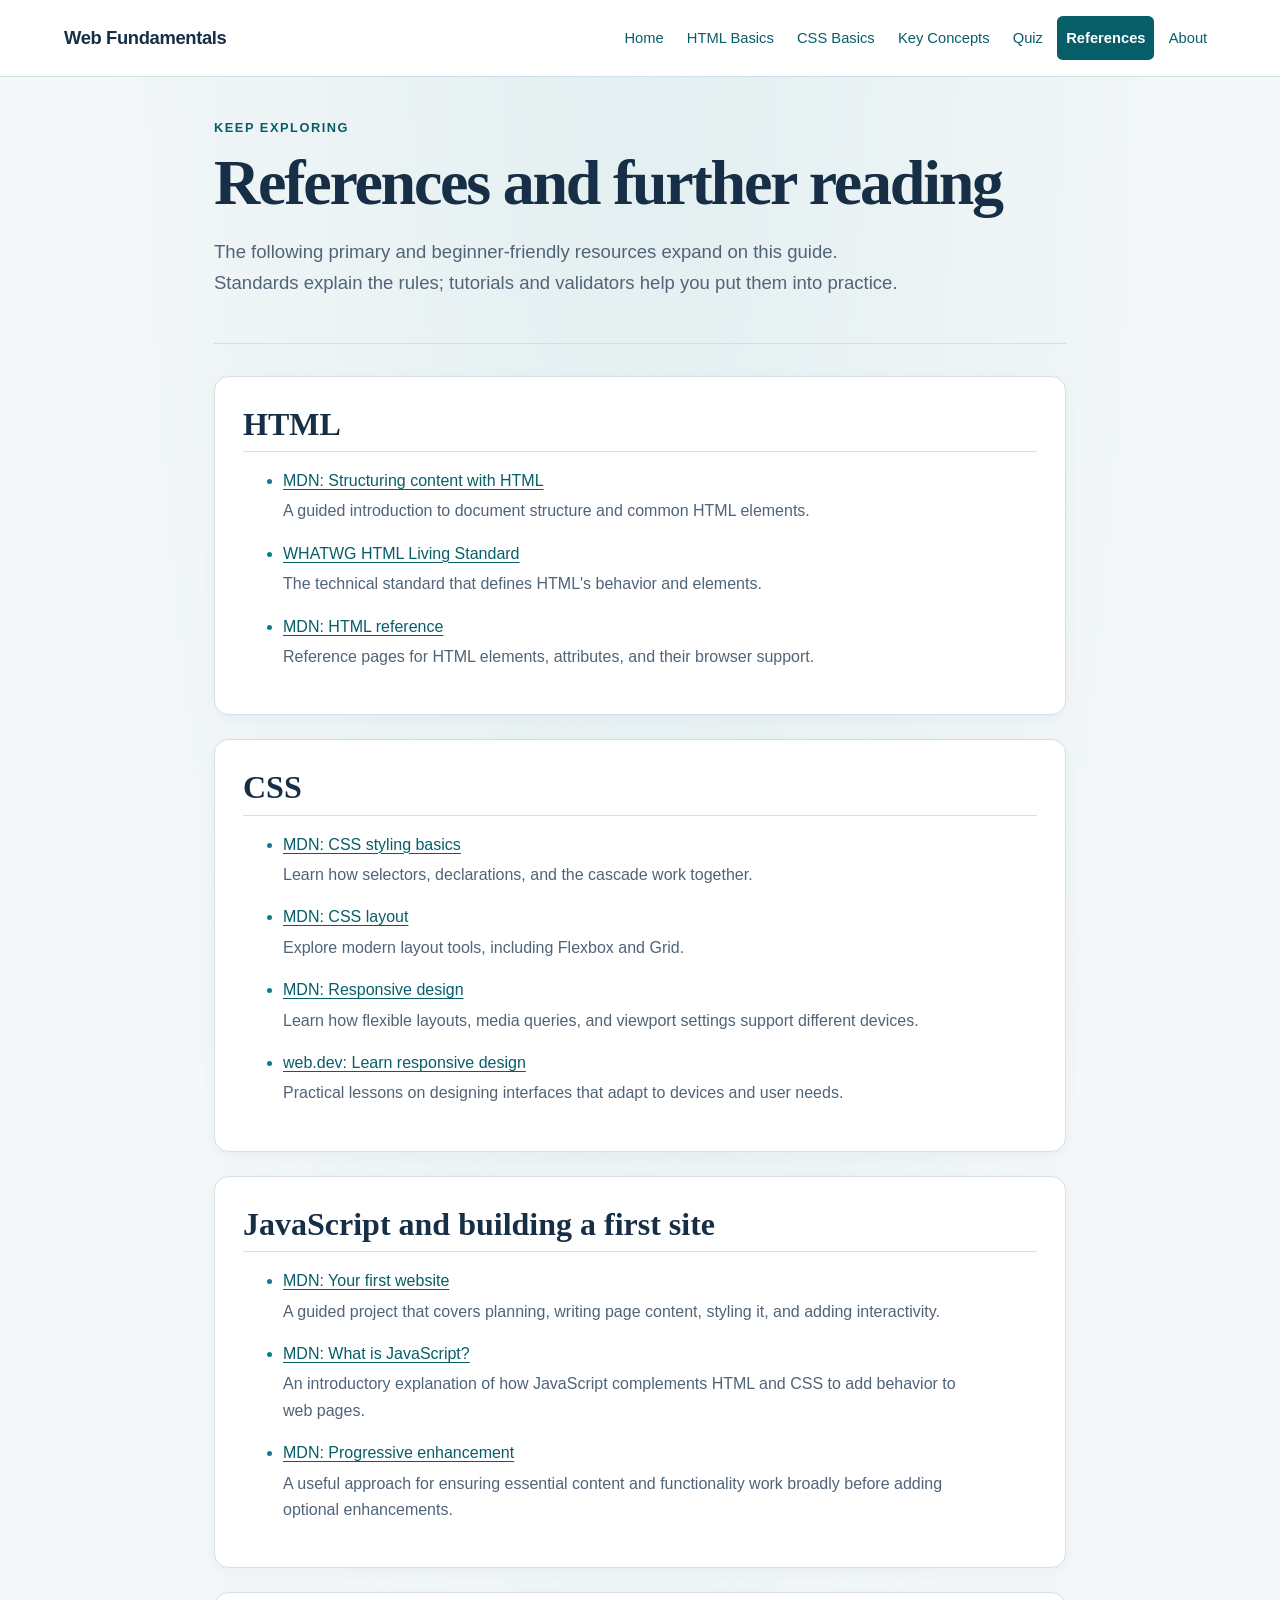
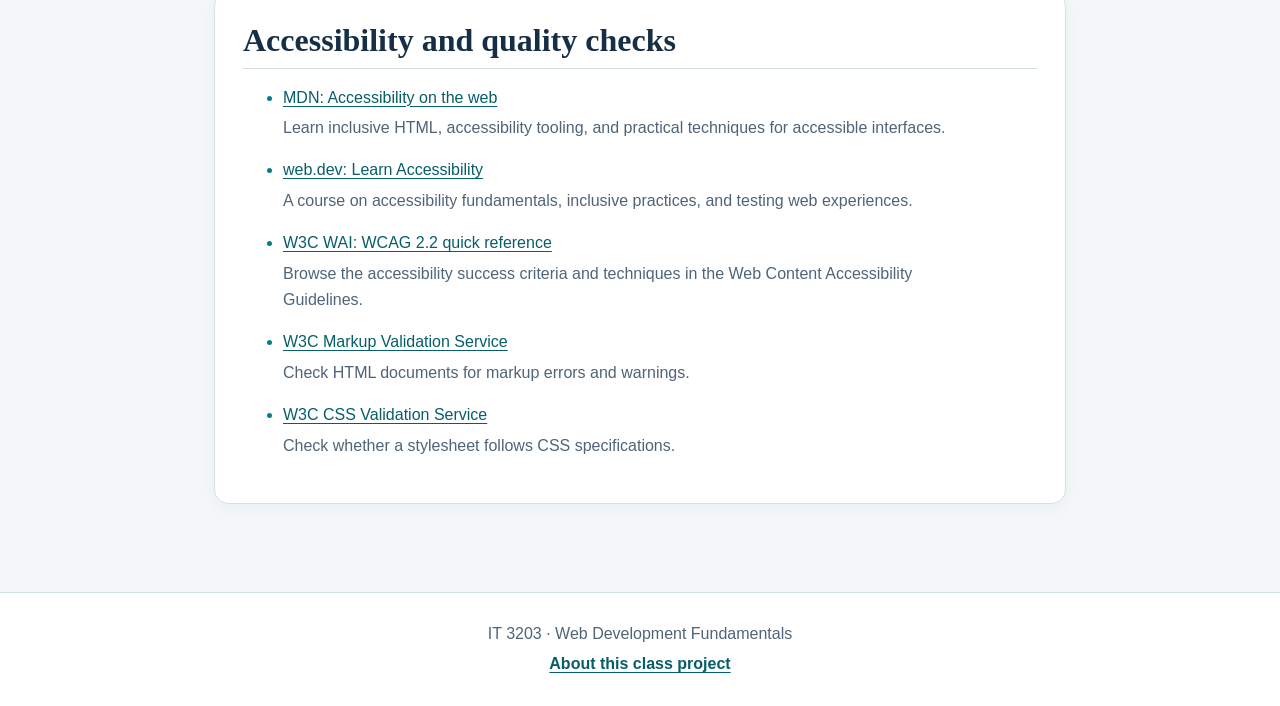
<file: references.html>
<!DOCTYPE html>
<html lang="en">
<head>
  <meta charset="utf-8">
  <meta name="viewport" content="width=device-width, initial-scale=1">
  <meta name="description" content="Official and trusted resources for learning HTML and CSS.">
  <title>References | Web Development Fundamentals</title>
  <link rel="stylesheet" href="styles.css">
</head>
<body>
  <a class="skip-link" href="#main-content">Skip to main content</a>
  <header class="site-header">
    <div class="header-inner">
      <a class="site-name" href="index.html">Web Fundamentals</a>
      <!-- This shared menu keeps the site navigation consistent on every page. -->
      <nav class="main-nav" aria-label="Main navigation">
        <ul>
          <li><a href="index.html">Home</a></li>
          <li><a href="html-basics.html">HTML Basics</a></li>
          <li><a href="css-basics.html">CSS Basics</a></li>
          <li><a href="key-concepts.html">Key Concepts</a></li>
          <li><a href="quiz.html">Quiz</a></li>
          <li><a href="references.html" aria-current="page">References</a></li>
          <li><a href="about.html">About</a></li>
        </ul>
      </nav>
    </div>
  </header>
  <main id="main-content" class="page-layout">
    <header class="page-intro">
      <p class="eyebrow">Keep exploring</p>
      <h1>References and further reading</h1>
      <p class="lead">The following primary and beginner-friendly resources expand on this guide. Standards explain the rules; tutorials and validators help you put them into practice.</p>
    </header>
    <section class="content-section">
      <h2>HTML</h2>
      <ul class="resource-list">
        <li><a href="https://developer.mozilla.org/en-US/docs/Learn_web_development/Core/Structuring_content">MDN: Structuring content with HTML</a><p>A guided introduction to document structure and common HTML elements.</p></li>
        <li><a href="https://html.spec.whatwg.org/">WHATWG HTML Living Standard</a><p>The technical standard that defines HTML's behavior and elements.</p></li>
        <li><a href="https://developer.mozilla.org/en-US/docs/Web/HTML">MDN: HTML reference</a><p>Reference pages for HTML elements, attributes, and their browser support.</p></li>
      </ul>
    </section>
    <section class="content-section">
      <h2>CSS</h2>
      <ul class="resource-list">
        <li><a href="https://developer.mozilla.org/en-US/docs/Learn_web_development/Core/Styling_basics">MDN: CSS styling basics</a><p>Learn how selectors, declarations, and the cascade work together.</p></li>
        <li><a href="https://developer.mozilla.org/en-US/docs/Learn_web_development/Core/CSS_layout">MDN: CSS layout</a><p>Explore modern layout tools, including Flexbox and Grid.</p></li>
        <li><a href="https://developer.mozilla.org/en-US/docs/Learn_web_development/Core/CSS_layout/Responsive_Design">MDN: Responsive design</a><p>Learn how flexible layouts, media queries, and viewport settings support different devices.</p></li>
        <li><a href="https://web.dev/learn/design/">web.dev: Learn responsive design</a><p>Practical lessons on designing interfaces that adapt to devices and user needs.</p></li>
      </ul>
    </section>
    <section class="content-section">
      <h2>JavaScript and building a first site</h2>
      <ul class="resource-list">
        <li><a href="https://developer.mozilla.org/en-US/docs/Learn_web_development/Getting_started/Your_first_website">MDN: Your first website</a><p>A guided project that covers planning, writing page content, styling it, and adding interactivity.</p></li>
        <li><a href="https://developer.mozilla.org/en-US/docs/Learn_web_development/Core/Scripting/What_is_JavaScript">MDN: What is JavaScript?</a><p>An introductory explanation of how JavaScript complements HTML and CSS to add behavior to web pages.</p></li>
        <li><a href="https://developer.mozilla.org/en-US/docs/Glossary/Progressive_Enhancement">MDN: Progressive enhancement</a><p>A useful approach for ensuring essential content and functionality work broadly before adding optional enhancements.</p></li>
      </ul>
    </section>
    <section class="content-section">
      <h2>Accessibility and quality checks</h2>
      <ul class="resource-list">
        <li><a href="https://developer.mozilla.org/en-US/docs/Learn_web_development/Core/Accessibility">MDN: Accessibility on the web</a><p>Learn inclusive HTML, accessibility tooling, and practical techniques for accessible interfaces.</p></li>
        <li><a href="https://web.dev/learn/accessibility/">web.dev: Learn Accessibility</a><p>A course on accessibility fundamentals, inclusive practices, and testing web experiences.</p></li>
        <li><a href="https://www.w3.org/WAI/WCAG22/quickref/">W3C WAI: WCAG 2.2 quick reference</a><p>Browse the accessibility success criteria and techniques in the Web Content Accessibility Guidelines.</p></li>
        <li><a href="https://validator.w3.org/">W3C Markup Validation Service</a><p>Check HTML documents for markup errors and warnings.</p></li>
        <li><a href="https://jigsaw.w3.org/css-validator/">W3C CSS Validation Service</a><p>Check whether a stylesheet follows CSS specifications.</p></li>
      </ul>
    </section>
  </main>
  <footer class="site-footer"><p>IT 3203 · Web Development Fundamentals</p><p><a href="about.html">About this class project</a></p></footer>
</body>
</html>
</file>
<file: styles.css>
:root {
  color-scheme: light;
  --ink: #162f46;
  --muted: #506478;
  --paper: #fff;
  --canvas: #f3f7f8;
  --accent: #087e8b;
  --accent-dark: #075e69;
  --line: #d3e0e5;
  --highlight: #e3f3f1;
  --warm: #fff4e8;
  --shadow: 0 12px 32px rgb(22 47 70 / 8%);
  font-family: "Segoe UI", Arial, sans-serif;
}

* {
  box-sizing: border-box;
}

/* Base element selector: set a calm canvas and readable text across all pages. */
body {
  margin: 0;
  background:
    radial-gradient(ellipse at 50% 0, rgb(8 126 139 / 7%), transparent 34rem),
    var(--canvas);
  color: var(--ink);
  font-size: 1rem;
  line-height: 1.65;
}

a {
  color: var(--accent-dark);
  text-decoration-thickness: 0.08em;
  text-underline-offset: 0.18em;
}

a:hover {
  color: #9a3e21;
}

a:focus-visible {
  outline: 3px solid #d97735;
  outline-offset: 3px;
}

.skip-link {
  position: absolute;
  top: -5rem;
  left: 1rem;
  z-index: 10;
  padding: 0.6rem 0.9rem;
  background: var(--paper);
  border: 2px solid var(--accent);
}

.skip-link:focus {
  top: 1rem;
}

.site-header {
  position: relative;
  z-index: 1;
  background: var(--paper);
  border-bottom: 1px solid var(--line);
}

/* Flexbox balances the site name and menu; the menu wraps as space gets tight. */
.header-inner {
  display: flex;
  align-items: center;
  justify-content: space-between;
  gap: 1.5rem;
  max-width: 1200px;
  margin: 0 auto;
  padding: 1rem 1.5rem;
}

.site-name {
  flex: 0 0 auto;
  color: var(--ink);
  font-size: 1.15rem;
  font-weight: 750;
  letter-spacing: -0.02em;
  text-decoration: none;
}

/* Flexbox keeps each navigation link in a tidy, wrapping row. */
.main-nav ul {
  display: flex;
  flex-wrap: wrap;
  justify-content: flex-end;
  gap: 0.35rem;
  margin: 0;
  padding: 0;
  list-style: none;
}

.main-nav a {
  display: inline-flex;
  align-items: center;
  min-height: 2.75rem;
  padding: 0.4rem 0.55rem;
  border-radius: 0.35rem;
  font-size: 0.92rem;
  text-decoration: none;
  transition: background-color 160ms ease, color 160ms ease;
}

.main-nav a:hover {
  background: var(--highlight);
  color: var(--accent-dark);
}

.main-nav a[aria-current="page"] {
  background: var(--accent-dark);
  color: var(--paper);
  font-weight: 750;
}

main {
  max-width: 1120px;
  min-height: 65vh;
  margin: 0 auto;
  padding: 2.5rem 1.5rem 4rem;
}

/* ID selector: leave a little breathing room when skip links jump to the content. */
#main-content {
  scroll-margin-top: 1rem;
}

/* Grid gives the introduction and illustration separate columns on wide screens. */
.hero {
  display: grid;
  grid-template-columns: minmax(0, 1.25fr) minmax(220px, 0.75fr);
  align-items: center;
  gap: 3rem;
  margin: 0 -0.5rem 2rem;
  padding: clamp(2rem, 5vw, 4rem);
  border: 1px solid var(--line);
  border-radius: 1.25rem;
  background: linear-gradient(125deg, var(--paper) 48%, #eaf5f3);
  box-shadow: var(--shadow);
}

.hero-copy {
  max-width: 620px;
}

.hero-image {
  display: block;
  width: 100%;
  max-width: 350px;
  margin: 0 auto;
  border: 1px solid var(--line);
  border-radius: 1rem;
  box-shadow: var(--shadow);
}

.eyebrow {
  margin: 0 0 0.4rem;
  color: var(--accent-dark);
  font-size: 0.8rem;
  font-weight: 750;
  letter-spacing: 0.12em;
  text-transform: uppercase;
}

h1,
h2,
h3 {
  color: var(--ink);
  font-family: Georgia, "Times New Roman", serif;
  line-height: 1.2;
}

h1 {
  margin: 0 0 1rem;
  font-size: clamp(2.3rem, 5vw, 4rem);
  letter-spacing: -0.035em;
}

h2 {
  margin: 0 0 0.8rem;
  font-size: clamp(1.45rem, 3vw, 2rem);
}

.lead {
  max-width: 68ch;
  margin: 0 0 1.5rem;
  color: var(--muted);
  font-size: 1.16rem;
}

.button-link {
  display: inline-block;
  padding: 0.7rem 1rem;
  border: 2px solid var(--accent-dark);
  border-radius: 0.45rem;
  background: var(--accent-dark);
  color: white;
  font-weight: 700;
  text-decoration: none;
  transition: background-color 160ms ease, transform 160ms ease;
}

.button-link:hover {
  background: #064650;
  color: white;
  transform: translateY(-1px);
}

.content-section {
  margin: 1.5rem 0;
  padding: clamp(1.15rem, 3vw, 1.75rem);
  border: 1px solid var(--line);
  border-radius: 0.9rem;
  background: var(--paper);
  box-shadow: 0 4px 16px rgb(22 47 70 / 4%);
}

.content-section h2 {
  padding-bottom: 0.5rem;
  border-bottom: 1px solid var(--line);
}

.content-section > :last-child,
.callout > :last-child {
  margin-bottom: 0;
}

.content-section p,
.content-section li {
  max-width: 78ch;
}

.quiz-intro {
  display: flex;
  flex-wrap: wrap;
  align-items: center;
  justify-content: space-between;
  gap: 1rem;
}

.quiz-timer {
  min-width: 9rem;
  padding: 0.7rem 1rem;
  border: 1px solid var(--line);
  border-radius: 0.6rem;
  background: var(--highlight);
  color: var(--accent-dark);
  font-variant-numeric: tabular-nums;
  font-weight: 750;
  text-align: center;
}

.quiz-form {
  display: grid;
  gap: 1rem;
}

.quiz-question {
  min-width: 0;
  margin: 0;
  padding: 1.25rem;
  border: 1px solid var(--line);
  border-radius: 0.75rem;
  background: var(--paper);
  box-shadow: 0 4px 16px rgb(22 47 70 / 4%);
}

.quiz-question legend {
  max-width: 100%;
  padding: 0 0.4rem;
  color: var(--ink);
  font-weight: 700;
}

.question-number {
  color: var(--accent-dark);
  font-weight: 800;
}

.quiz-options {
  display: grid;
  gap: 0.55rem;
  margin-top: 0.5rem;
}

.quiz-options label {
  display: flex;
  align-items: flex-start;
  gap: 0.65rem;
  padding: 0.65rem 0.75rem;
  border: 1px solid var(--line);
  border-radius: 0.5rem;
  background: var(--canvas);
  cursor: pointer;
}

.quiz-options label:has(input:checked) {
  border-color: var(--accent);
  background: var(--highlight);
}

.quiz-options label:hover {
  border-color: #8db9bd;
}

.quiz-form input[type="text"],
.quiz-form select {
  display: block;
  width: 100%;
  max-width: 32rem;
  min-height: 2.8rem;
  margin-top: 0.35rem;
  padding: 0.55rem 0.7rem;
  border: 1px solid #8da3b4;
  border-radius: 0.45rem;
  background: var(--paper);
  color: var(--ink);
  font: inherit;
}

.quiz-form input[type="radio"],
.quiz-form input[type="checkbox"] {
  width: 1.1rem;
  height: 1.1rem;
  margin: 0.2rem 0 0;
  accent-color: var(--accent-dark);
  flex: 0 0 auto;
}

.quiz-form input:focus-visible,
.quiz-form select:focus-visible,
.quiz-button:focus-visible {
  outline: 3px solid #d97735;
  outline-offset: 3px;
}

.quiz-actions {
  display: flex;
  flex-wrap: wrap;
  gap: 0.75rem;
}

.quiz-button {
  min-height: 2.8rem;
  padding: 0.65rem 1rem;
  border: 2px solid var(--accent-dark);
  border-radius: 0.45rem;
  background: var(--accent-dark);
  color: white;
  font: inherit;
  font-weight: 700;
  cursor: pointer;
}

.quiz-button:hover {
  background: #064650;
}

.quiz-button:disabled {
  cursor: not-allowed;
  opacity: 0.65;
}

.quiz-button--secondary {
  border-color: var(--line);
  background: var(--paper);
  color: var(--ink);
}

.quiz-button--secondary:hover {
  background: var(--canvas);
  color: var(--ink);
}

.quiz-result {
  margin: 0 0 1.5rem;
  padding: 1.5rem;
  border: 2px solid var(--line);
  border-radius: 0.8rem;
  background: var(--paper);
}

.quiz-result--pass {
  border-color: #23804c;
  background: #effaf3;
}

.quiz-result--fail {
  border-color: #ae3b38;
  background: #fff3f1;
}

.quiz-result h2 {
  margin-bottom: 0.4rem;
}

.quiz-score {
  margin: 0.5rem 0;
  font-size: 1.25rem;
  font-weight: 800;
}

.quiz-review {
  display: grid;
  gap: 0.75rem;
  margin: 1rem 0 1.5rem;
  padding: 0;
  list-style: none;
}

.quiz-review li {
  padding: 0.8rem;
  border: 1px solid var(--line);
  border-radius: 0.5rem;
  background: var(--paper);
}

.quiz-review .review-correct {
  border-left: 5px solid #23804c;
}

.quiz-review .review-incorrect {
  border-left: 5px solid #ae3b38;
}

.review-status {
  font-weight: 800;
}

.review-correct .review-status {
  color: #176638;
}

.review-incorrect .review-status {
  color: #912d2a;
}

.page-intro {
  margin: 0 0 2rem;
  padding-bottom: 1.25rem;
  border-bottom: 1px solid var(--line);
}

.page-intro h1 {
  max-width: 800px;
}

.page-layout {
  max-width: 900px;
}

.profile-grid {
  display: grid;
  grid-template-columns: repeat(auto-fit, minmax(min(100%, 16rem), 1fr));
  gap: 0 1.5rem;
}

.profile-grid .content-section {
  margin-top: 0;
}

/* This grid lets the contents links fill available columns without fixed widths. */
.contents-list {
  display: grid;
  grid-template-columns: repeat(auto-fit, minmax(235px, 1fr));
  gap: 0.65rem 1.5rem;
  margin: 0;
  padding-left: 1.4rem;
}

.table-wrap {
  overflow-x: auto;
  border-radius: 0.55rem;
}

table {
  width: 100%;
  border-collapse: collapse;
  text-align: left;
}

caption {
  padding: 0.5rem;
  color: var(--muted);
  text-align: left;
}

th,
td {
  padding: 0.7rem;
  border: 1px solid var(--line);
  vertical-align: top;
}

thead {
  background: var(--highlight);
}

tbody tr:nth-child(even) {
  background: #f8fafb;
}

tbody th {
  min-width: 9rem;
}

code,
pre {
  font-family: "SFMono-Regular", Consolas, "Liberation Mono", monospace;
}

code {
  overflow-wrap: anywhere;
  color: #6c2f58;
}

pre {
  overflow-x: auto;
  padding: 1rem;
  border: 1px solid var(--line);
  border-radius: 0.5rem;
  background: #f4f7f9;
  line-height: 1.55;
}

pre code {
  color: inherit;
}

.callout {
  margin: 1.5rem 0;
  padding: 1.4rem 1.5rem;
  border-left: 5px solid var(--accent);
  border-radius: 0.35rem;
  background: linear-gradient(115deg, var(--highlight), #f2faf8);
}

/* Grid makes the three layout roles easy to compare side by side. */
.layout-example {
  display: grid;
  grid-template-columns: repeat(3, 1fr);
  gap: 0.75rem;
  margin: 1rem 0;
}

.layout-example div {
  padding: 1rem 0.5rem;
  border: 1px solid var(--line);
  border-radius: 0.45rem;
  background: var(--canvas);
  font-weight: 700;
  text-align: center;
}

.code-caption {
  margin: -0.5rem 0 1rem;
  color: var(--muted);
  font-size: 0.92rem;
}

.learning-path {
  display: grid;
  grid-template-columns: repeat(auto-fit, minmax(210px, 1fr));
  gap: 1rem;
  margin: 1rem 0 0;
  padding: 0;
  list-style: none;
}

.learning-path li {
  padding: 1rem;
  border: 1px solid var(--line);
  border-radius: 0.65rem;
  background: var(--canvas);
}

.learning-path strong {
  display: block;
  margin-bottom: 0.25rem;
  color: var(--accent-dark);
}

.learning-path p {
  margin: 0;
}

/* Concept cards reflow into as many columns as the screen can comfortably fit. */
.concept-list {
  display: grid;
  grid-template-columns: repeat(auto-fit, minmax(230px, 1fr));
  gap: 1rem;
  margin: 0;
  padding: 0;
  list-style: none;
  counter-reset: concept;
}

.concept-list li {
  padding: 1.25rem;
  border: 1px solid var(--line);
  border-radius: 0.7rem;
  background: var(--paper);
  counter-increment: concept;
  box-shadow: 0 4px 16px rgb(22 47 70 / 4%);
}

.concept-list li::before {
  content: "0" counter(concept);
  display: inline-block;
  margin-bottom: 0.5rem;
  color: var(--accent-dark);
  font-size: 0.8rem;
  font-weight: 750;
  letter-spacing: 0.1em;
}

.concept-list h2 {
  font-family: "Segoe UI", Arial, sans-serif;
  font-size: 1.15rem;
}

.concept-list p {
  margin-bottom: 0;
  color: var(--muted);
}

.resource-list li {
  margin: 0 0 1rem;
}

.resource-list li::marker {
  color: var(--accent);
}

.resource-list p {
  margin: 0.25rem 0;
  color: var(--muted);
}

.next-step {
  margin: 2rem 0 0;
  padding-top: 1rem;
  border-top: 1px solid var(--line);
}

.site-footer {
  padding: 1.5rem;
  border-top: 1px solid var(--line);
  background: var(--paper);
  color: var(--muted);
  text-align: center;
}

.site-footer a {
  font-weight: 650;
}

.site-footer p {
  margin: 0.25rem 0;
}

/* Stack the header and hero when the viewport no longer has room for columns. */
@media (max-width: 760px) {
  .header-inner {
    align-items: flex-start;
    flex-direction: column;
    gap: 0.65rem;
    padding: 0.9rem 1rem;
  }

  .main-nav ul {
    justify-content: flex-start;
  }

  main {
    padding: 2rem 1rem 3rem;
  }

  .hero {
    grid-template-columns: 1fr;
    gap: 1.5rem;
    margin-inline: 0;
  }

  .hero-image {
    max-width: 300px;
  }
}

@media (max-width: 480px) {
  .header-inner {
    padding-inline: 0.85rem;
  }

  .main-nav ul {
    gap: 0.15rem;
  }

  .main-nav a {
    padding: 0.35rem;
    font-size: 0.85rem;
  }

  .layout-example {
    grid-template-columns: 1fr;
  }

  .quiz-question {
    padding: 1rem;
  }

  th,
  td {
    padding: 0.5rem;
  }
}

@media (prefers-reduced-motion: reduce) {
  *,
  *::before,
  *::after {
    scroll-behavior: auto !important;
    transition-duration: 0.01ms !important;
    animation-duration: 0.01ms !important;
    animation-iteration-count: 1 !important;
  }
}

@media print {
  body {
    background: white;
    color: black;
  }

  .site-header,
  .site-footer,
  .button-link,
  .quiz-actions,
  .quiz-timer {
    display: none;
  }

  main {
    max-width: none;
    padding: 0;
  }

  .content-section,
  .concept-list li {
    break-inside: avoid;
    box-shadow: none;
  }

  a {
    color: inherit;
  }
}
</file>
